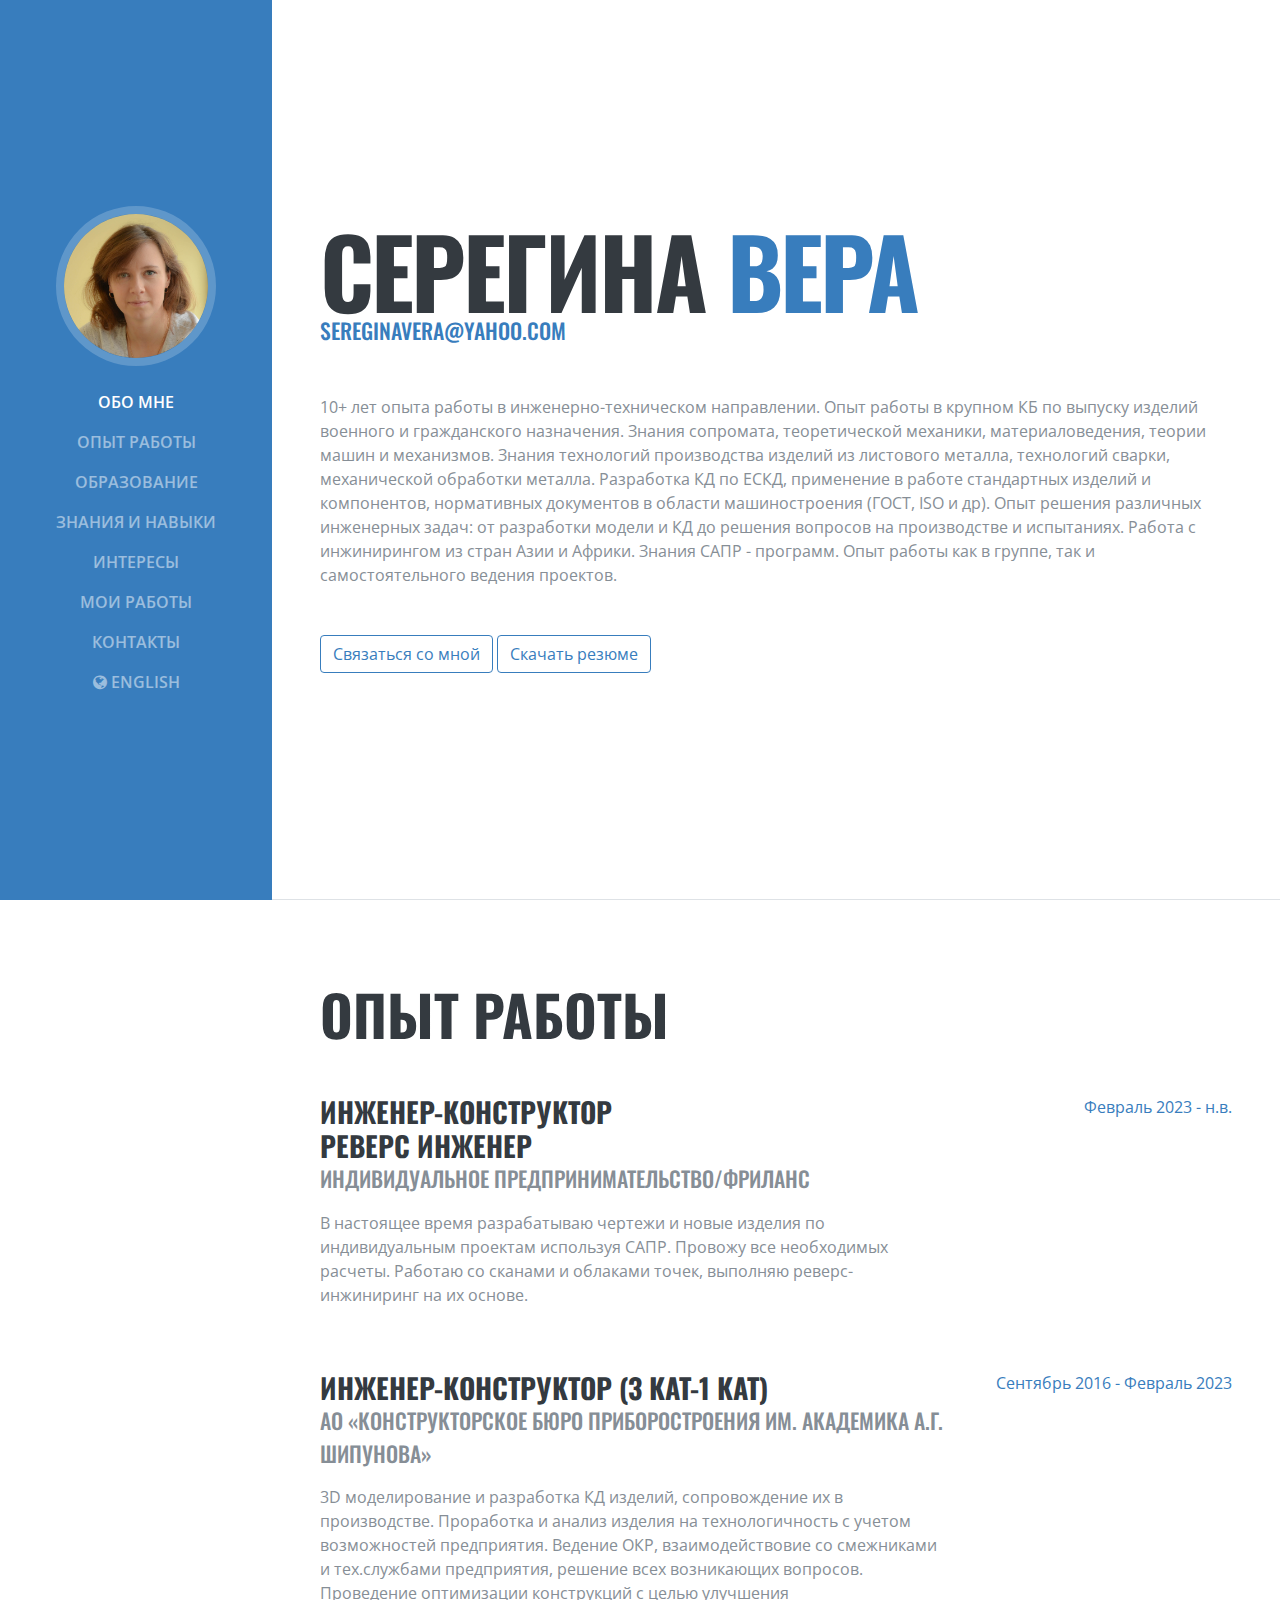
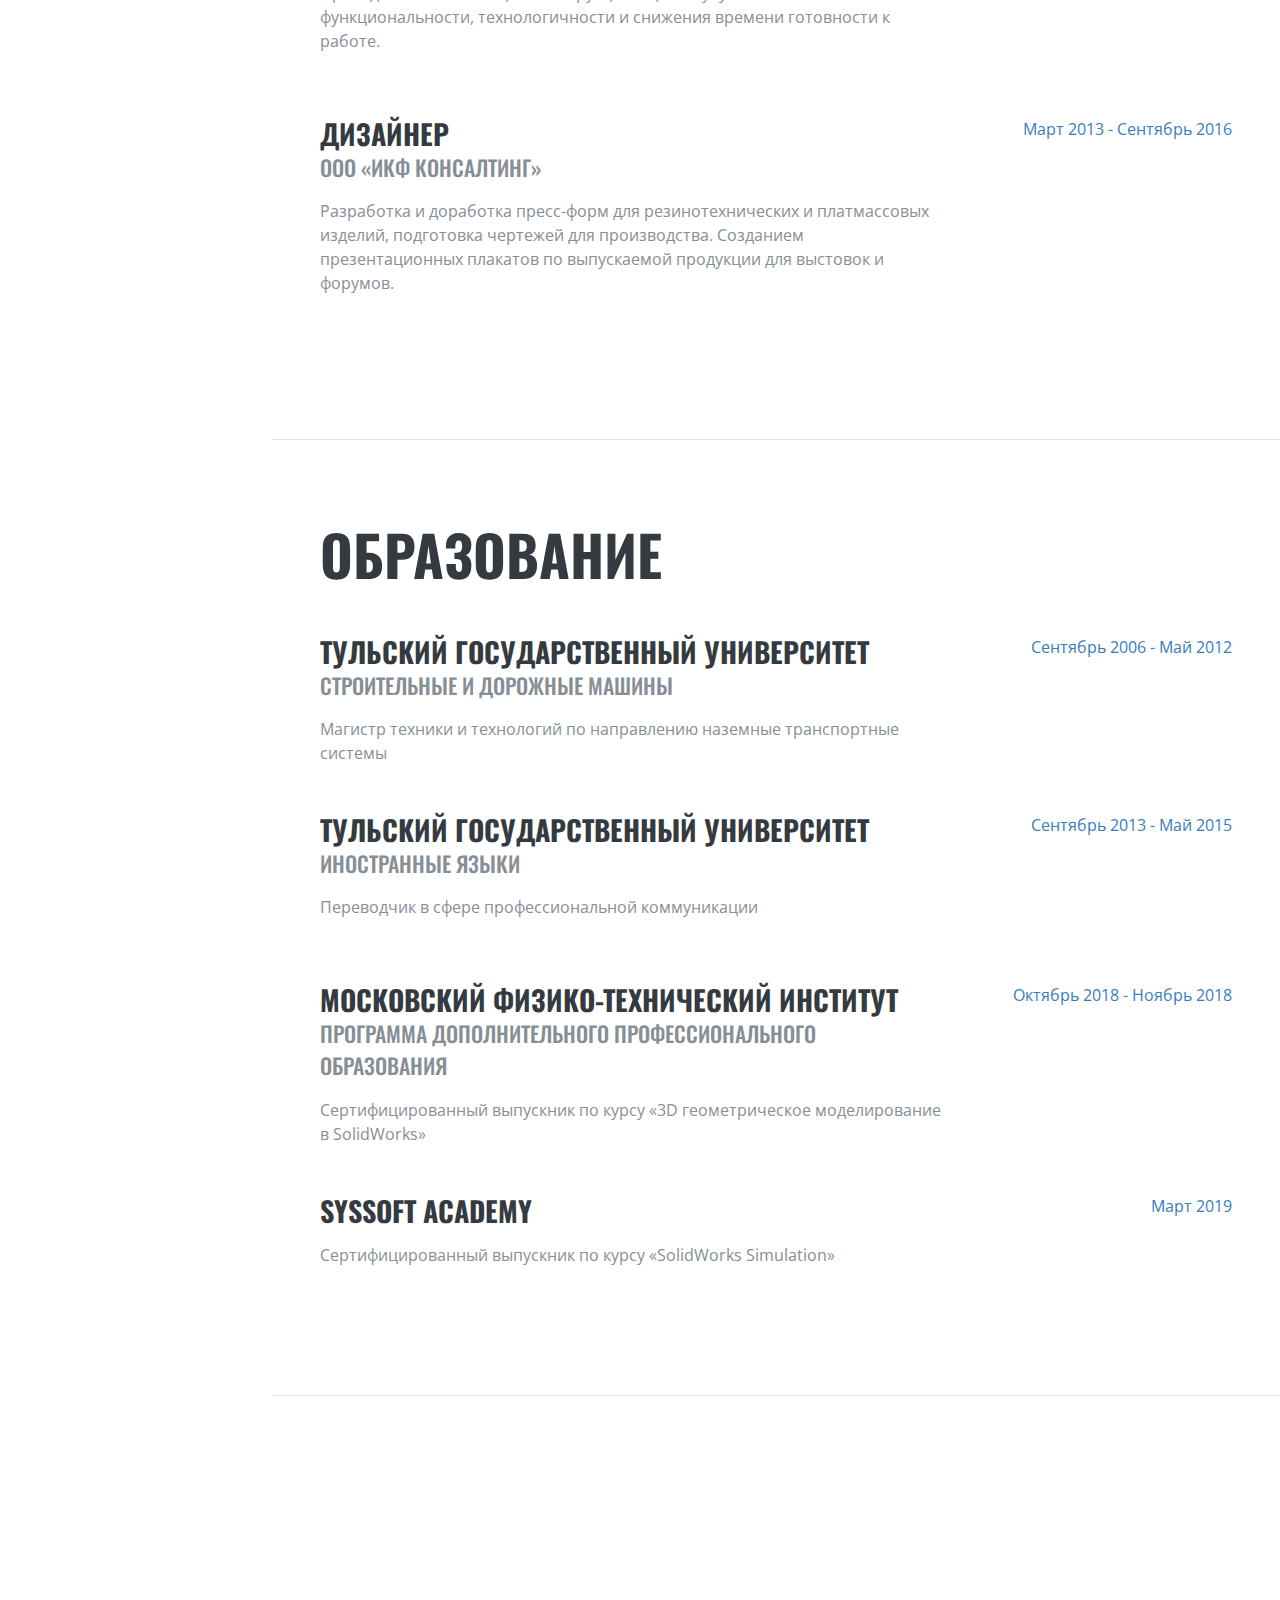
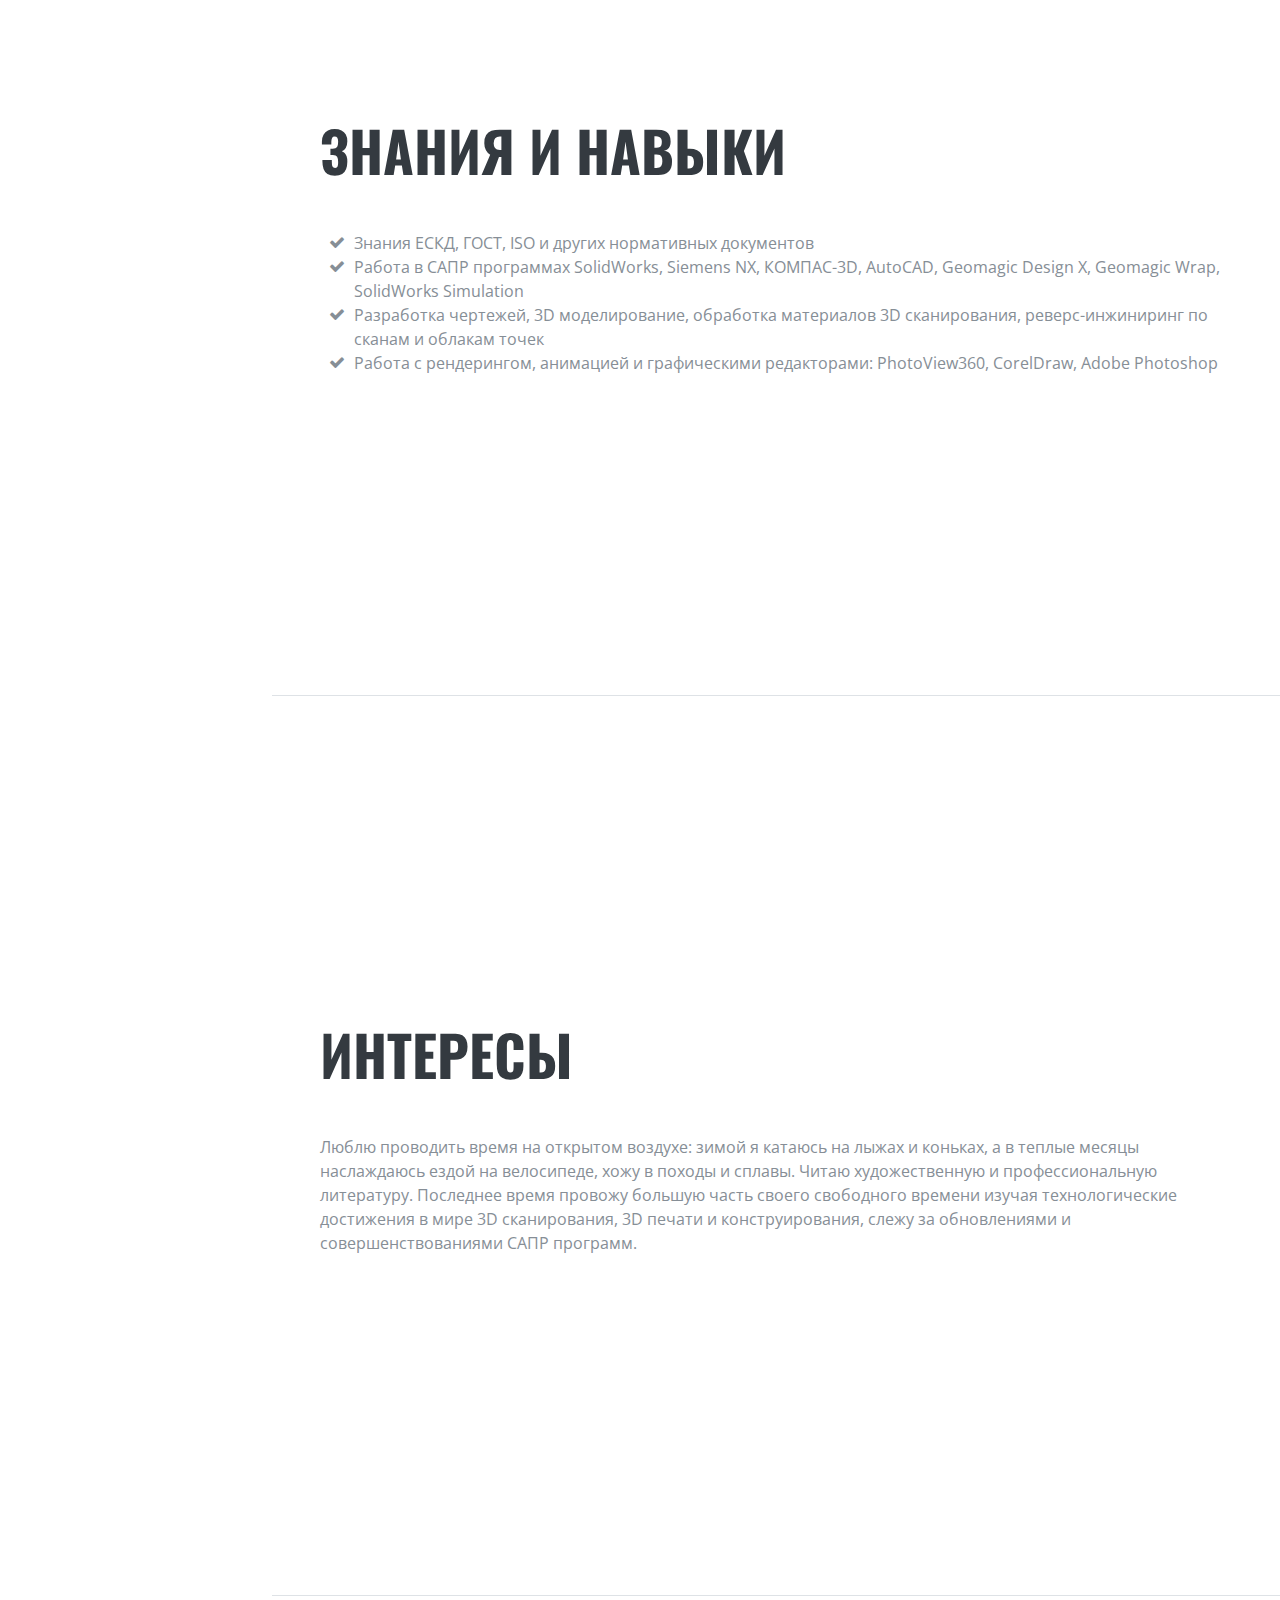
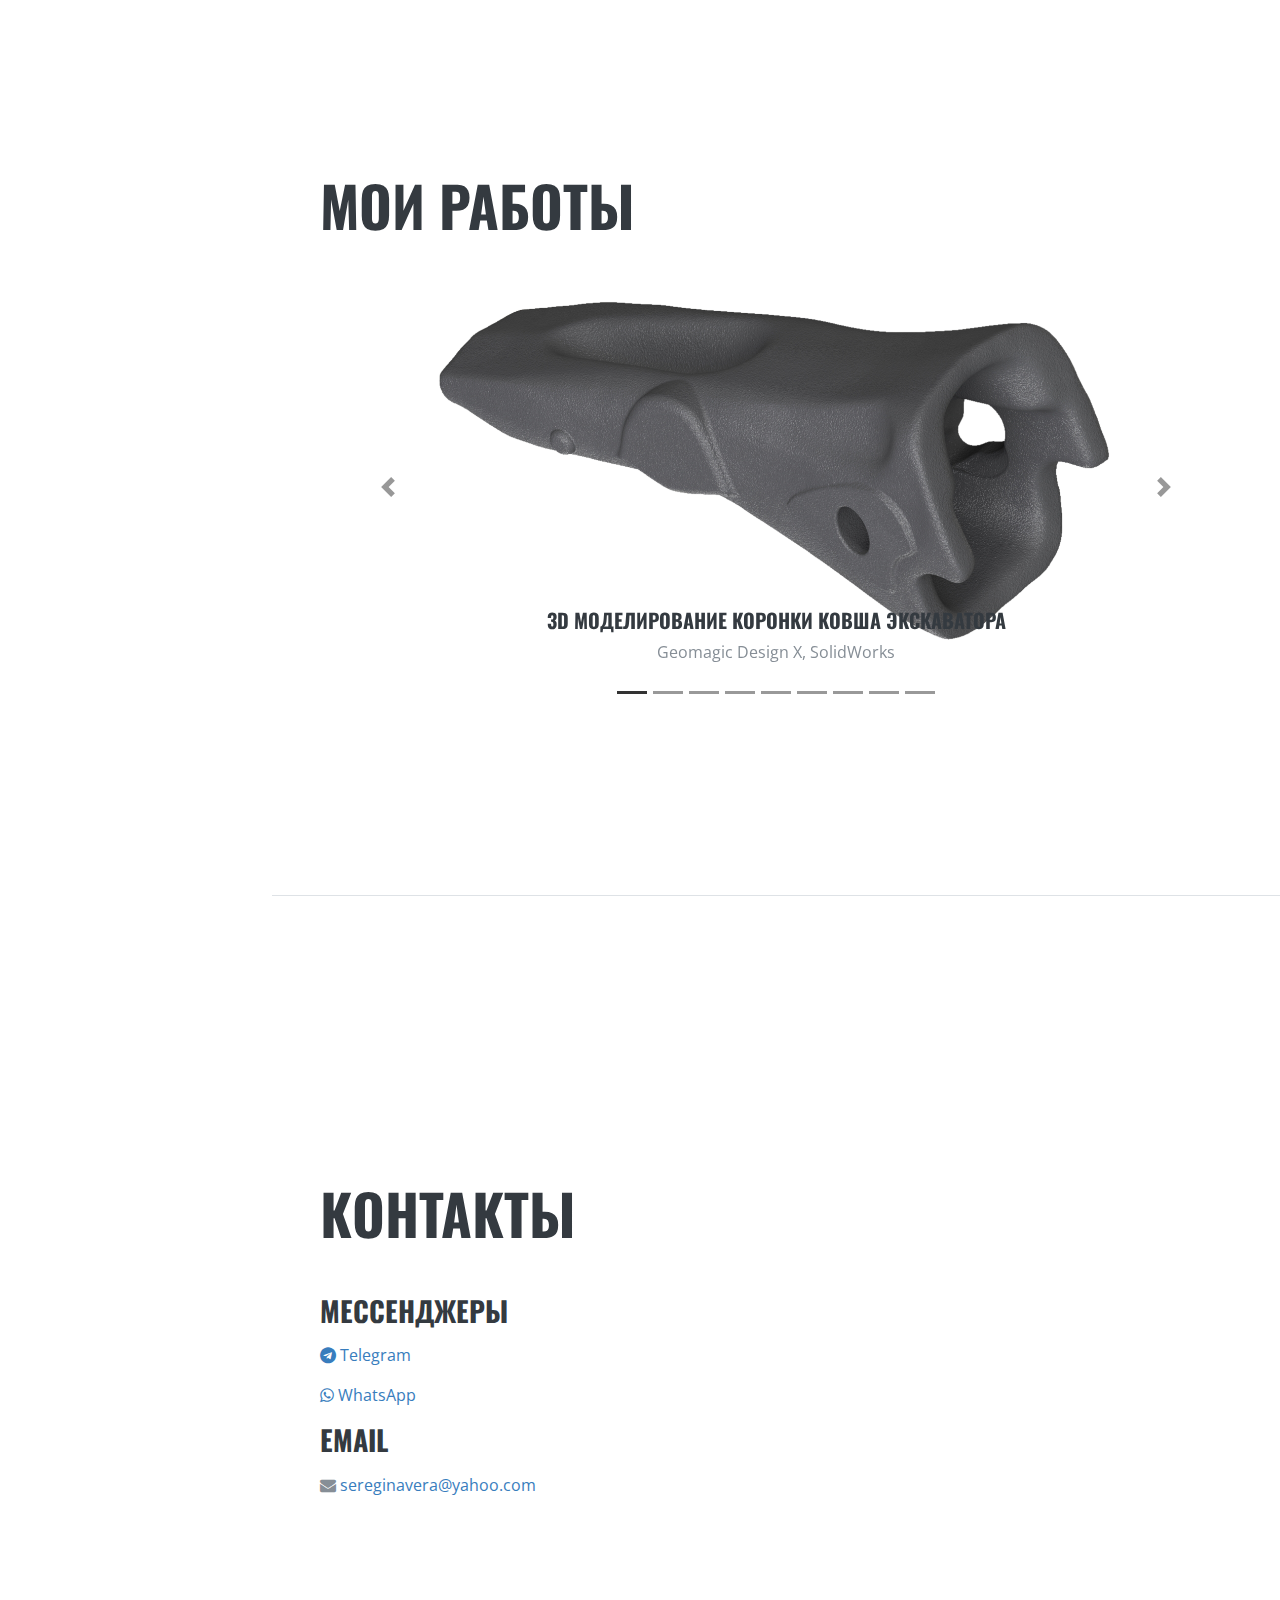
<file: docs/index.html>
<!DOCTYPE html>
<html lang="ru">

  <head>

    <meta charset="utf-8">
    <meta name="viewport" content="width=device-width, initial-scale=1, shrink-to-fit=no">
    <meta name="description" content="">
    <meta name="author" content="">

    <title>Resume - Seregina Vera</title>

    <!-- Bootstrap core CSS -->
    <link href="vendor/bootstrap/css/bootstrap.min.css" rel="stylesheet">
	<link rel="stylesheet" href="https://fonts.googleapis.com/css?family=Oswald">
    <!-- Custom fonts for this template -->
    <link href="https://fonts.googleapis.com/css?family=Saira+Extra+Condensed:100,200,300,400,500,600,700,800,900" rel="stylesheet">
    <link href="https://fonts.googleapis.com/css?family=Open+Sans:300,300i,400,400i,600,600i,700,700i,800,800i" rel="stylesheet">
    <link href="vendor/font-awesome/css/font-awesome.min.css" rel="stylesheet">
    <link href="vendor/devicons/css/devicons.min.css" rel="stylesheet">
    <link href="vendor/simple-line-icons/css/simple-line-icons.css" rel="stylesheet">

    <!-- Custom styles for this template -->
    <link href="css/resume.css" rel="stylesheet">
	<!-- Yandex.Metrika counter -->
	<script src="js/yandex.js"></script>
	<noscript><div><img src="https://mc.yandex.ru/watch/95159180" style="position:absolute; left:-9999px;" alt="" /></div></noscript>
  </head>

  <body id="page-top">

    <nav class="navbar navbar-expand-lg navbar-dark bg-primary fixed-top" id="sideNav">
      <a class="navbar-brand js-scroll-trigger" href="#page-top">
        <span class="d-block d-lg-none">МЕНЮ</span>
        <span class="d-none d-lg-block">
          <img class="img-fluid img-profile rounded-circle mx-auto mb-2" src="profile.jpg" alt="">
        </span>
      </a>
      <button class="navbar-toggler" type="button" data-toggle="collapse" data-target="#navbarSupportedContent" aria-controls="navbarSupportedContent" aria-expanded="false" aria-label="Toggle navigation">
        <span class="navbar-toggler-icon"></span>
      </button>
      <div class="collapse navbar-collapse" id="navbarSupportedContent">
        <ul class="navbar-nav">
          <li class="nav-item">
            <a class="nav-link js-scroll-trigger" href="#about">Обо мне</a>
          </li>
          <li class="nav-item">
            <a class="nav-link js-scroll-trigger" href="#experience">Опыт работы</a>
          </li>
          <li class="nav-item">
            <a class="nav-link js-scroll-trigger" href="#education">Образование</a>
          </li>
          <li class="nav-item">
            <a class="nav-link js-scroll-trigger" href="#skills">Знания и навыки</a>
          </li>
          <li class="nav-item">
            <a class="nav-link js-scroll-trigger" href="#interests">Интересы</a>
          </li>
          <li class="nav-item">
            <a class="nav-link js-scroll-trigger" href="#works">Мои работы</a>
          </li>
          <li class="nav-item">
            <a class="nav-link js-scroll-trigger" href="#contacts">Контакты</a>
          </li>
          <li class="nav-item">
            <a class="nav-link js-scroll-trigger" href="/en"><i class="fa fa-globe" aria-hidden="true"></i> English</a>
          </li>
        </ul>
      </div>
    </nav>

    <div class="container-fluid p-0">
    <!-- About -->
      <section class="resume-section p-3 p-lg-5 d-flex d-column" id="about">
        <div class="my-auto">
          <h1 class="mb-0">Серегина
            <span class="text-primary">Вера</span>
          </h1>
          <div class="subheading mb-5">
            <a href="mailto:sereginavera@yahoo.com">sereginavera@yahoo.com</a>
          </div>
          <p class="mb-5">10+ лет опыта работы в инженерно-техническом направлении. Опыт работы в крупном КБ по выпуску изделий военного и гражданского назначения. Знания сопромата, теоретической механики, материаловедения, теории машин и механизмов. Знания технологий производства изделий из листового металла, технологий сварки, механической обработки металла. Разработка КД по ЕСКД, применение в работе стандартных изделий и компонентов, нормативных документов в области машиностроения (ГОСТ, ISO и др). Опыт решения различных инженерных задач: от разработки модели и КД до решения вопросов на производстве и испытаниях. Работа с инжинирингом из стран Азии и Африки. Знания САПР - программ. Опыт работы как в группе, так и самостоятельного ведения проектов.</p>
          <p class="mb-5"></p>
          <!--<ul class="list-inline list-social-icons mb-0">
            <li class="list-inline-item">
              <a href="#">
                <span class="fa-stack fa-lg">
                  <i class="fa fa-circle fa-stack-2x"></i>
                  <i class="fa fa-linkedin fa-stack-1x fa-inverse"></i>
                </span>
              </a>
            </li>
            <li class="list-inline-item">
              <a href="#">
                <span class="fa-stack fa-lg">
                  <i class="fa fa-circle fa-stack-2x"></i>
                  <i class="fa fa-instagram fa-stack-1x fa-inverse"></i>
                </span>
              </a>
            </li>
            <li class="list-inline-item">
              <a href="#">
                <span class="fa-stack fa-lg">
                  <i class="fa fa-circle fa-stack-2x"></i>
                  <i class="fa fa-twitter fa-stack-1x fa-inverse"></i>
                </span>
              </a>
            </li>
          </ul>-->
          <p class="mb-5"></p>
          <div class="row align-items-center">
              <div class="col">
                <a class="js-scroll-trigger" href="#contacts"><button type="button" class="btn btn-outline-primary">Связаться со мной</button></a>
				<a href="CV.pdf" download><button type="button" class="btn btn-outline-primary">Скачать резюме</button></a>
                </div>
          </div>
        </div>
      </section>
      <!-- Experience -->
      <section class="resume-section p-3 p-lg-5 d-flex flex-column" id="experience">
        <div class="my-auto">
          <h2 class="mb-0">Опыт работы</h2>
			<div class="subheading mb-5"> </div>
          <div class="resume-item d-flex flex-column flex-md-row mb-5">
            <div class="resume-content mr-auto">
              <h3 class="mb-0">Инженер-конструктор</h3>
			  <h3 class="mb-0">Реверс инженер</h3>
              <div class="subheading mb-3">Индивидуальное предпринимательство/фриланс </div>
              <p>В настоящее время разрабатываю чертежи и новые изделия по индивидуальным проектам используя САПР. Провожу все необходимых расчеты. Работаю со сканами и облаками точек, выполняю реверс-инжиниринг на их основе.  </p>
            </div>
            <div class="resume-date text-md-right">
              <span class="text-primary">Февраль 2023 - н.в.</span>
            </div>
          </div>

          <div class="resume-item d-flex flex-column flex-md-row mb-5">
            <div class="resume-content mr-auto">
              <h3 class="mb-0">Инженер-конструктор (3 кат-1 кат)</h3>
              <div class="subheading mb-3">АО «Конструкторское бюро приборостроения им. академика А.Г. Шипунова» </div>
              <p>3D моделирование и разработка КД изделий, сопровождение их в производстве. Проработка и анализ изделия на технологичность с учетом возможностей предприятия. Ведение ОКР, взаимодействовие со смежниками и тех.службами предприятия, решение всех возникающих вопросов. Проведение оптимизации конструкций с целью улучшения функциональности, технологичности и снижения времени готовности к работе. </p>
            </div>
            <div class="resume-date text-md-right">
              <span class="text-primary">Сентябрь 2016 - Февраль 2023</span>
            </div>
          </div>

          <div class="resume-item d-flex flex-column flex-md-row mb-5">
            <div class="resume-content mr-auto">
              <h3 class="mb-0">Дизайнер</h3>
              <div class="subheading mb-3">ООО «ИКФ Консалтинг» </div>
              <p>Разработка и доработка пресс-форм для резинотехнических и платмассовых изделий, подготовка чертежей для производства. Созданием презентационных плакатов по выпускаемой продукции для выстовок и форумов.</p>
		   
            </div>
            <div class="resume-date text-md-right">
              <span class="text-primary">Март 2013 - Сентябрь 2016</span>
            </div>
          </div>
         
        </div>

      </section>
      <!-- Education -->
      <section class="resume-section p-3 p-lg-5 d-flex flex-column" id="education">
        <div class="my-auto">
          <h2 class="mb-5">Образование</h2>

          <div class="resume-item d-flex flex-column flex-md-row mb-5">
            <div class="resume-content mr-auto">
              <h3 class="mb-0">Тульский государственный университет</h3>
              <div class="subheading mb-3">Строительные и дорожные машины</div>
              <div>Магистр техники и технологий  по направлению наземные транспортные системы</div>
             </div>
            <div class="resume-date text-md-right">
              <span class="text-primary">Сентябрь 2006 - Май 2012</span>
            </div>
          </div>

          <div class="resume-item d-flex flex-column flex-md-row mb-5">
            <div class="resume-content mr-auto">
              <h3 class="mb-0">Тульский государственный университет</h3>
              <div class="subheading mb-3">иностранные языки</div>
              <p>Переводчик в сфере профессиональной коммуникации</p>
            </div>
            <div class="resume-date text-md-right">
              <span class="text-primary">Сентябрь 2013 - Май 2015</span>
            </div>
          </div>
		  

		<div class="resume-item d-flex flex-column flex-md-row mb-5">
            <div class="resume-content mr-auto">
              <h3 class="mb-0">Московский физико-технический институт</h3>
              <div class="subheading mb-3">Программа дополнительного профессионального образования</div>
              <div>Сертифицированный выпускник по курсу «3D геометрическое моделирование в SolidWorks» </div>
             </div>
            <div class="resume-date text-md-right">
              <span class="text-primary">Октябрь 2018 - Ноябрь 2018</span>
            </div>
          </div>
		  
		<div class="resume-item d-flex flex-column flex-md-row mb-5">
            <div class="resume-content mr-auto">
              <h3 class="mb-3">SysSoft Academy</h3>
              <div>Сертифицированный выпускник по курсу «SolidWorks Simulation» </div>
             </div>
            <div class="resume-date text-md-right">
              <span class="text-primary">Март 2019</span>
            </div>
          </div>
        </div>
      </section>
      <!-- Skills -->
      <section class="resume-section p-3 p-lg-5 d-flex flex-column" id="skills">
        <div class="my-auto">
          <h2 class="mb-5">Знания и навыки</h2>

          
          <ul class="fa-ul mb-0">
            <li>
              <i class="fa-li fa fa-check"></i>
              Знания ЕСКД, ГОСТ, ISO и других нормативных документов</li>
            <li>
              <i class="fa-li fa fa-check"></i>
              Работа в САПР программах SolidWorks, Siemens NX, КОМПАС-3D, AutoCAD, Geomagic Design X, Geomagic Wrap, SolidWorks Simulation</li>
            <li>
              <i class="fa-li fa fa-check"></i>
              Разработка чертежей, 3D моделирование, обработка материалов 3D сканирования, реверс-инжиниринг по сканам и облакам точек</li>
            <li>
              <i class="fa-li fa fa-check"></i>
              Работа с рендерингом, анимацией и графическими редакторами: PhotoView360, CorelDraw, Adobe Photoshop</li>
          </ul>
		   </div>
                </section>
      <!-- Interests -->
      <section class="resume-section p-3 p-lg-5 d-flex flex-column" id="interests">
        <div class="my-auto">
          <h2 class="mb-5">Интересы</h2>
          <p>Люблю проводить время на открытом воздухе: зимой я катаюсь на лыжах и коньках, а в теплые месяцы  наслаждаюсь ездой на велосипеде, хожу в походы и сплавы. Читаю художественную и профессиональную литературу. Последнее время провожу большую часть своего свободного времени изучая технологические достижения в мире 3D сканирования, 3D печати и конструирования, слежу за обновлениями и совершенствованиями САПР программ.</p>
        </div>
      </section>
    <!-- My Works -->
   <section class="resume-section p-3 p-lg-5 d-flex flex-column" id="works">
        <div class="my-auto">
          <h2 class="mb-5 small-margin">Мои работы</h2>
        <div id="carouselExampleIndicators" class="carousel slide" data-ride="carousel">
		  <ol class="carousel-indicators">
			<li data-target="#carouselExampleIndicators" data-slide-to="0" class="active"></li>
			<li data-target="#carouselExampleIndicators" data-slide-to="1"></li>
			<li data-target="#carouselExampleIndicators" data-slide-to="2"></li>
			<li data-target="#carouselExampleIndicators" data-slide-to="3"></li>
			<li data-target="#carouselExampleIndicators" data-slide-to="4"></li>
			<li data-target="#carouselExampleIndicators" data-slide-to="5"></li>
			<li data-target="#carouselExampleIndicators" data-slide-to="6"></li>
			<li data-target="#carouselExampleIndicators" data-slide-to="7"></li>
			<li data-target="#carouselExampleIndicators" data-slide-to="8"></li>
			</ol>
		  <div class="carousel-inner">
			<div class="carousel-item active">
			  <img class="d-block w-100" src="img/koronka.png" alt="First slide">
			    <div class="carousel-caption d-none d-md-block">
					<h5>3D моделирование коронки ковша экскаватора</h5>
					<p>Geomagic Design X, SolidWorks</p>
				</div>
			</div>
			<div class="carousel-item">
			  <img class="d-block w-100" src="img/support.png" alt="Second slide">
			    <div class="carousel-caption d-none d-md-block">
				  <h5>Реверс инжиниринг элементов тормозной системы</h5>
				  <p>Geomagic Design X, SolidWorks</p>
			    </div>
			</div>
			<div class="carousel-item">
			  <img class="d-block w-100" src="img/ear1.png" alt="Third slide">
			    <div class="carousel-caption d-none d-md-block">
					<h5>Обработка сканов уха для создания имплантата</h5>
					<p>Geomagic Design X, Geomagic Wrap</p>
				</div>
			</div>
			<div class="carousel-item">
			  <img class="d-block w-100" src="img/turbina.png" alt="Fourth slide">
			    <div class="carousel-caption d-none d-md-block">
					<h5>Реверс инжиниринг турбины</h5>
					<p>Geomagic Design X, Siemens NX</p>
				</div>
			</div>
			<div class="carousel-item">
			  <img class="d-block w-100" src="img/Reshetka.png" alt="Fifth slide">
			    <div class="carousel-caption d-none d-md-block">
					<h5>3D моделирование и разработка чертежей решетки</h5>
					<p>SolidWorks</p>
				</div>
			</div>
			<div class="carousel-item">
			  <img class="d-block w-100" src="img/plita4.png" alt="Sixth slide">
			    <div class="carousel-caption d-none d-md-block">
					<h5>Реверс инжиниринг и доработка плиты пневматического пресса</h5>
					<p>Geomagic Design X</p>
				</div>
			</div>
			<div class="carousel-item">
			  <img class="d-block w-100" src="img/sfera.png" alt="Seventh slide">
			    <div class="carousel-caption d-none d-md-block">
					<h5>Реверс инжиниринг и анализ отклонений муфты</h5>
					<p>Geomagic Design X</p>
				</div>
			</div>
			<div class="carousel-item">
			  <img class="d-block w-100" src="img/lar.png" alt="Eighth slide">
			    <div class="carousel-caption d-none d-md-block">
					<h5>Реверс инжиниринг панели LADA Largus</h5>
					<p>Geomagic Design X, Siemens NX</p>
				</div>
			</div>
			<div class="carousel-item">
			  <img class="d-block w-100" src="img/fil3.png" alt="Ninth slide">
			    <div class="carousel-caption d-none d-md-block">
					<h5>Реверс инжиниринг и доработка фильтра</h5>
					<p>Geomagic Design X</p>
				</div>
			</div>
		  </div>
		  <a class="carousel-control-prev" href="#carouselExampleIndicators" role="button" data-slide="prev">
			<span class="carousel-control-prev-icon" aria-hidden="true"></span>
			<span class="sr-only">Previous</span>
		  </a>
		  <a class="carousel-control-next" href="#carouselExampleIndicators" role="button" data-slide="next">
			<span class="carousel-control-next-icon" aria-hidden="true"></span>
			<span class="sr-only">Next</span>
		  </a>
		</div>		  
        </div>
      </section>

      <!-- Contacts -->
      <section class="resume-section p-3 p-lg-5 d-flex flex-column" id="contacts">
        <div class="my-auto">
          <h2 class="mb-5">Контакты</h2>
          <div class="resume-item d-flex flex-column flex-md-row">
            <div class="resume-content mr-auto">
               </div>
          </div>
          <div class="resume-item d-flex flex-column flex-md-row">
            <div class="resume-content mr-auto">
              <h3 class="mb-0">мессенджеры</h3>
              <div class="subheading mb-3"></div>
              <p><a href="https://t.me/sereginavera2la" target="_blank">
                  <i class="fa fa-telegram"></i> Telegram
              </a></p>
              
              <p><a href="https://wa.me/79539696253"  target="_blank">
              <i class="fa fa-whatsapp"></i> WhatsApp
                </a></p>
            
            </div>
          </div>
          <div class="resume-item d-flex flex-column flex-md-row">
            <div class="resume-content mr-auto">
                <h3 class="mb-0">Email</h3>
                <div class="subheading mb-3"></div>
                <p><i class="fa fa-envelope"></i>
                    <a href="mailto:sereginavera@yahoo.com">sereginavera@yahoo.com</a>
                </p>
          </div>
          </div>
          <div class="resume-item d-flex flex-column flex-md-row">
          </div>
        </div>
      </section>

    </div>

    <!-- Bootstrap core JavaScript -->
    <script src="vendor/jquery/jquery.min.js"></script>
    <script src="vendor/bootstrap/js/bootstrap.bundle.min.js"></script>

    <!-- Plugin JavaScript -->
    <script src="vendor/jquery-easing/jquery.easing.min.js"></script>

    <!-- Custom scripts for this template -->
    <script src="js/resume.min.js"></script>
   
  </body>

</html>
</file>
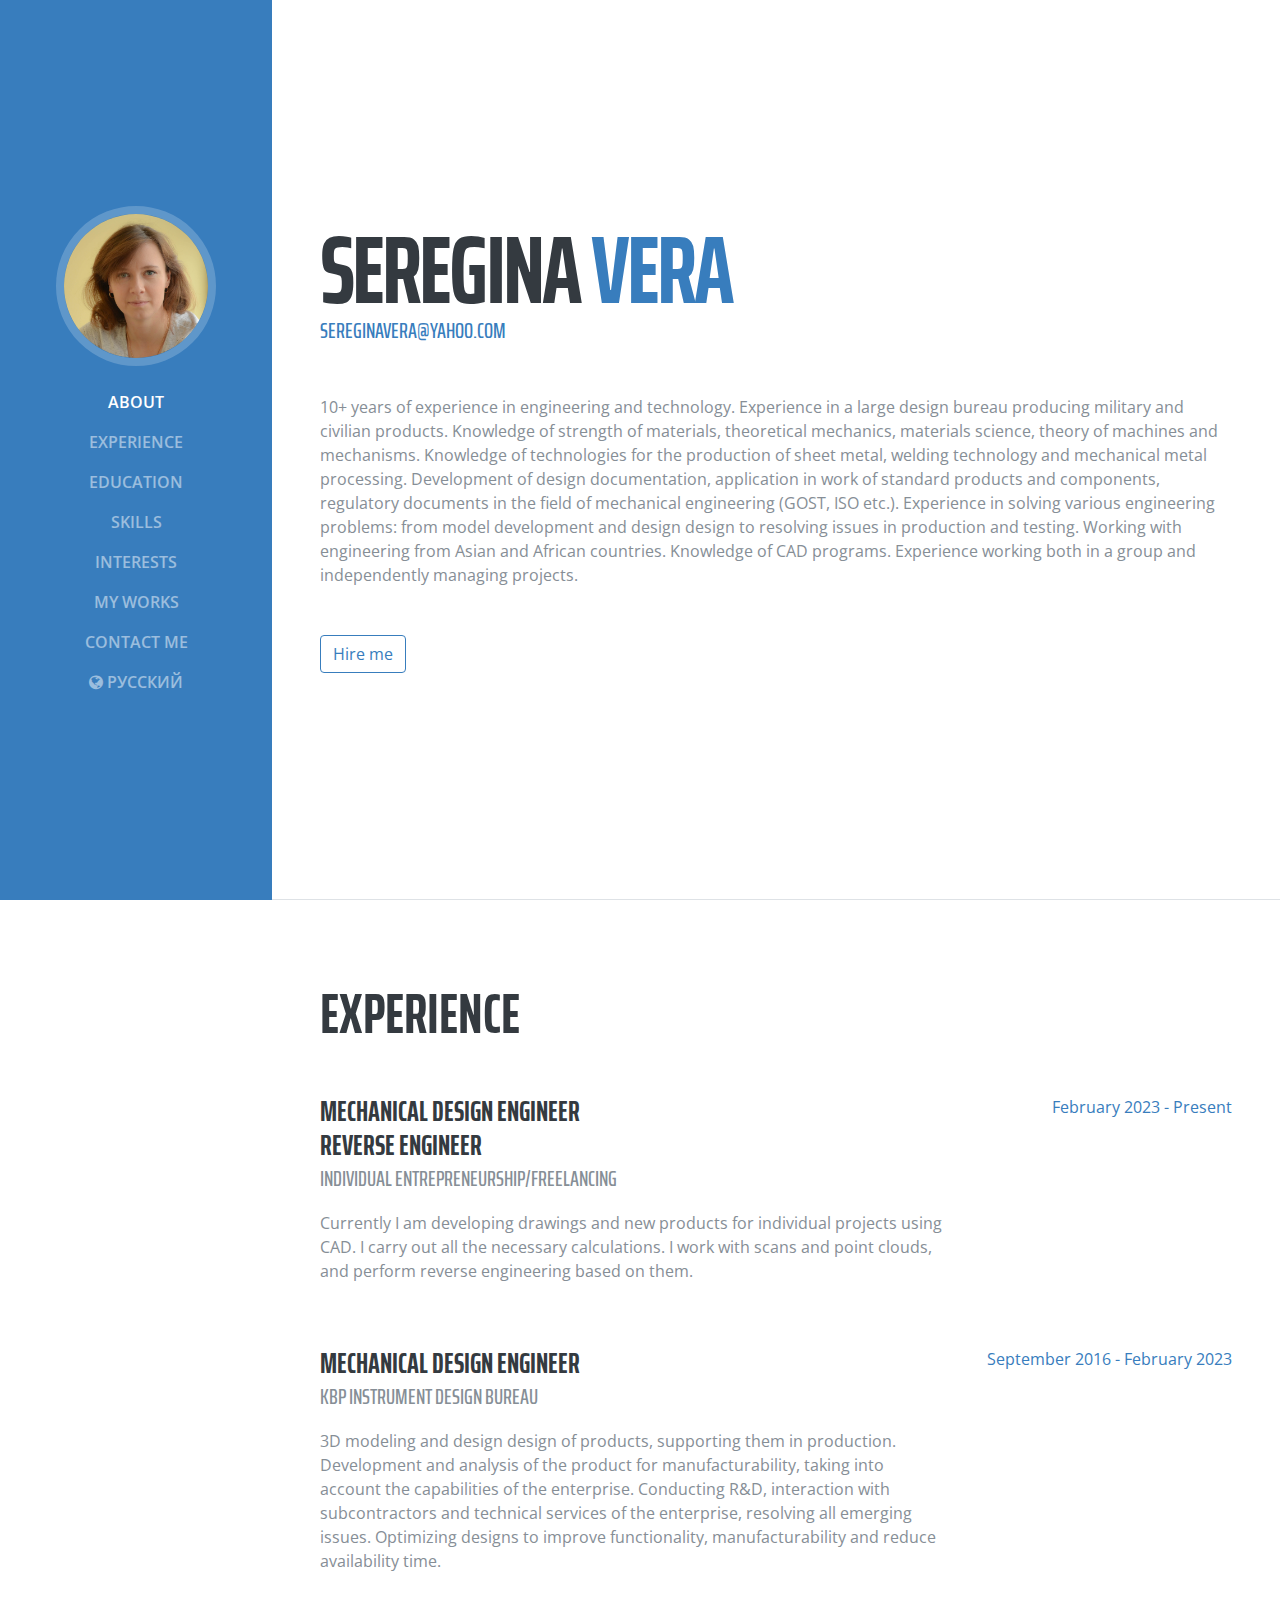
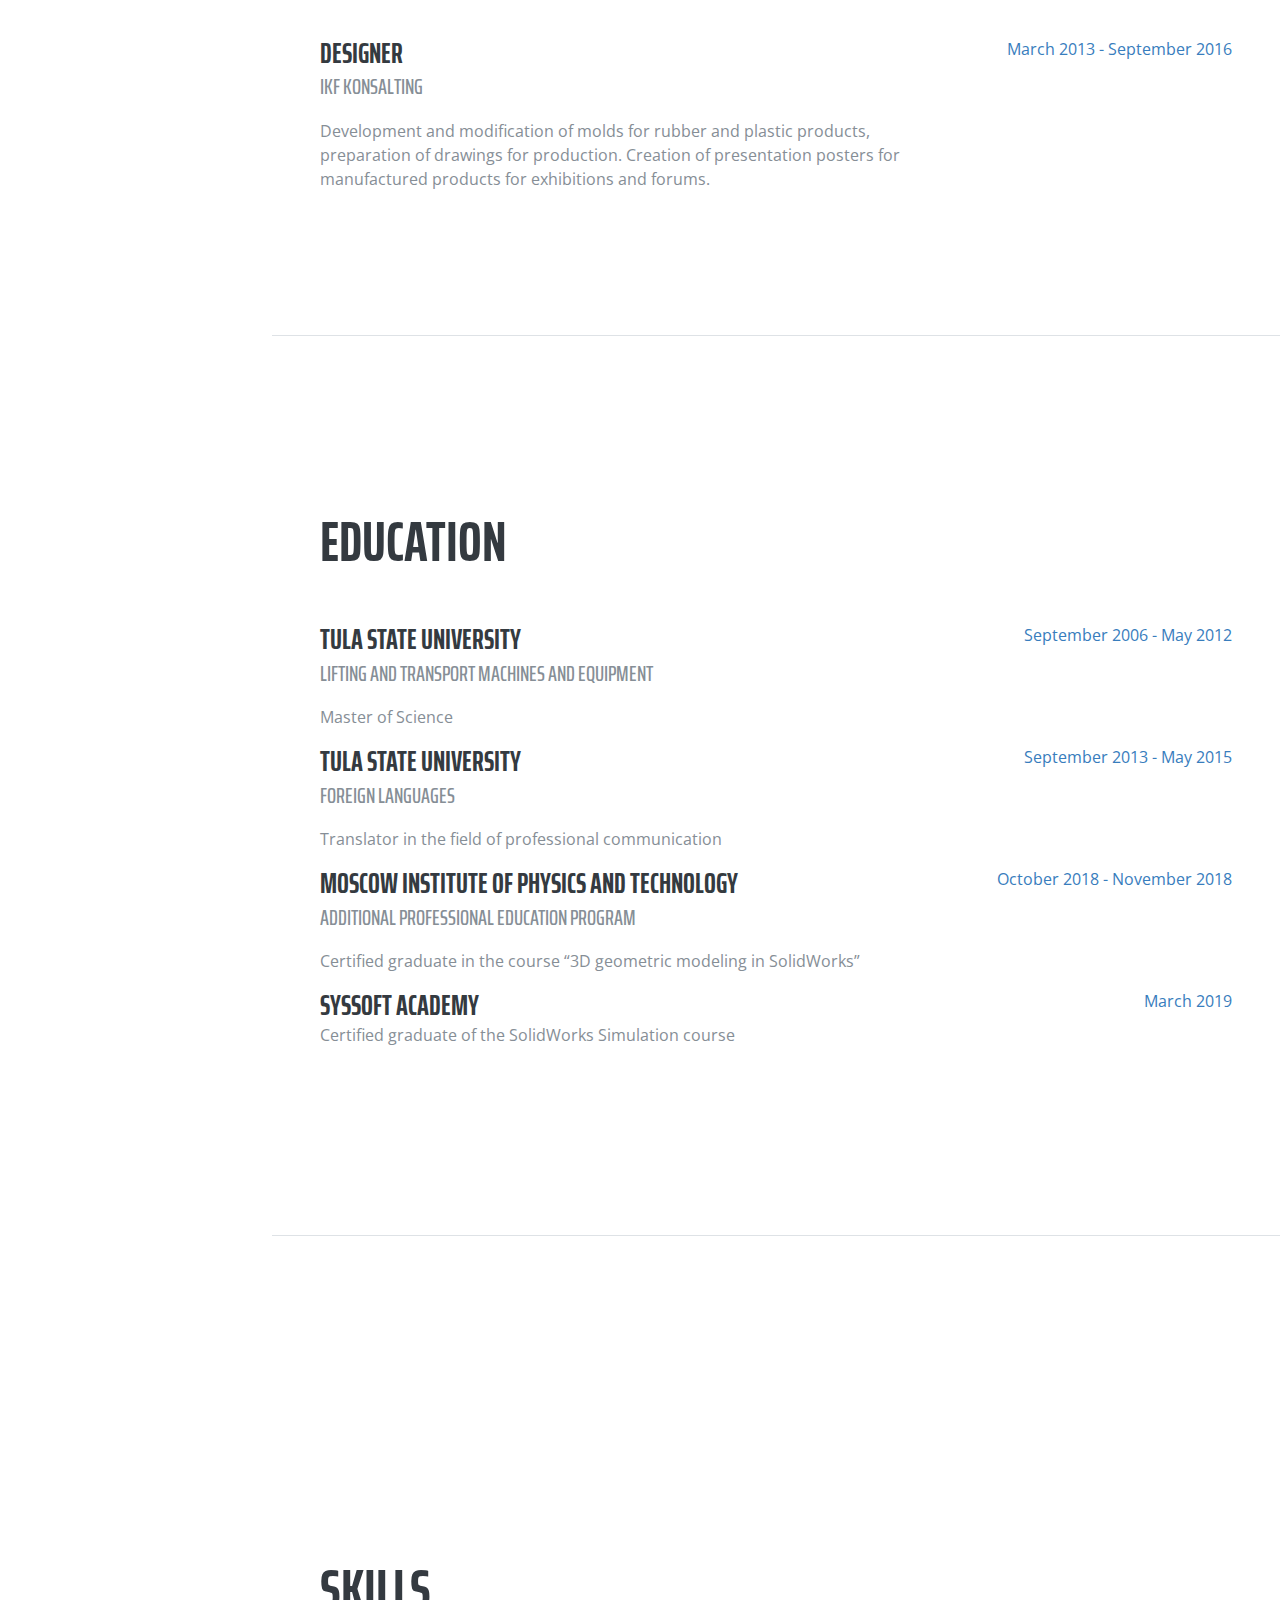
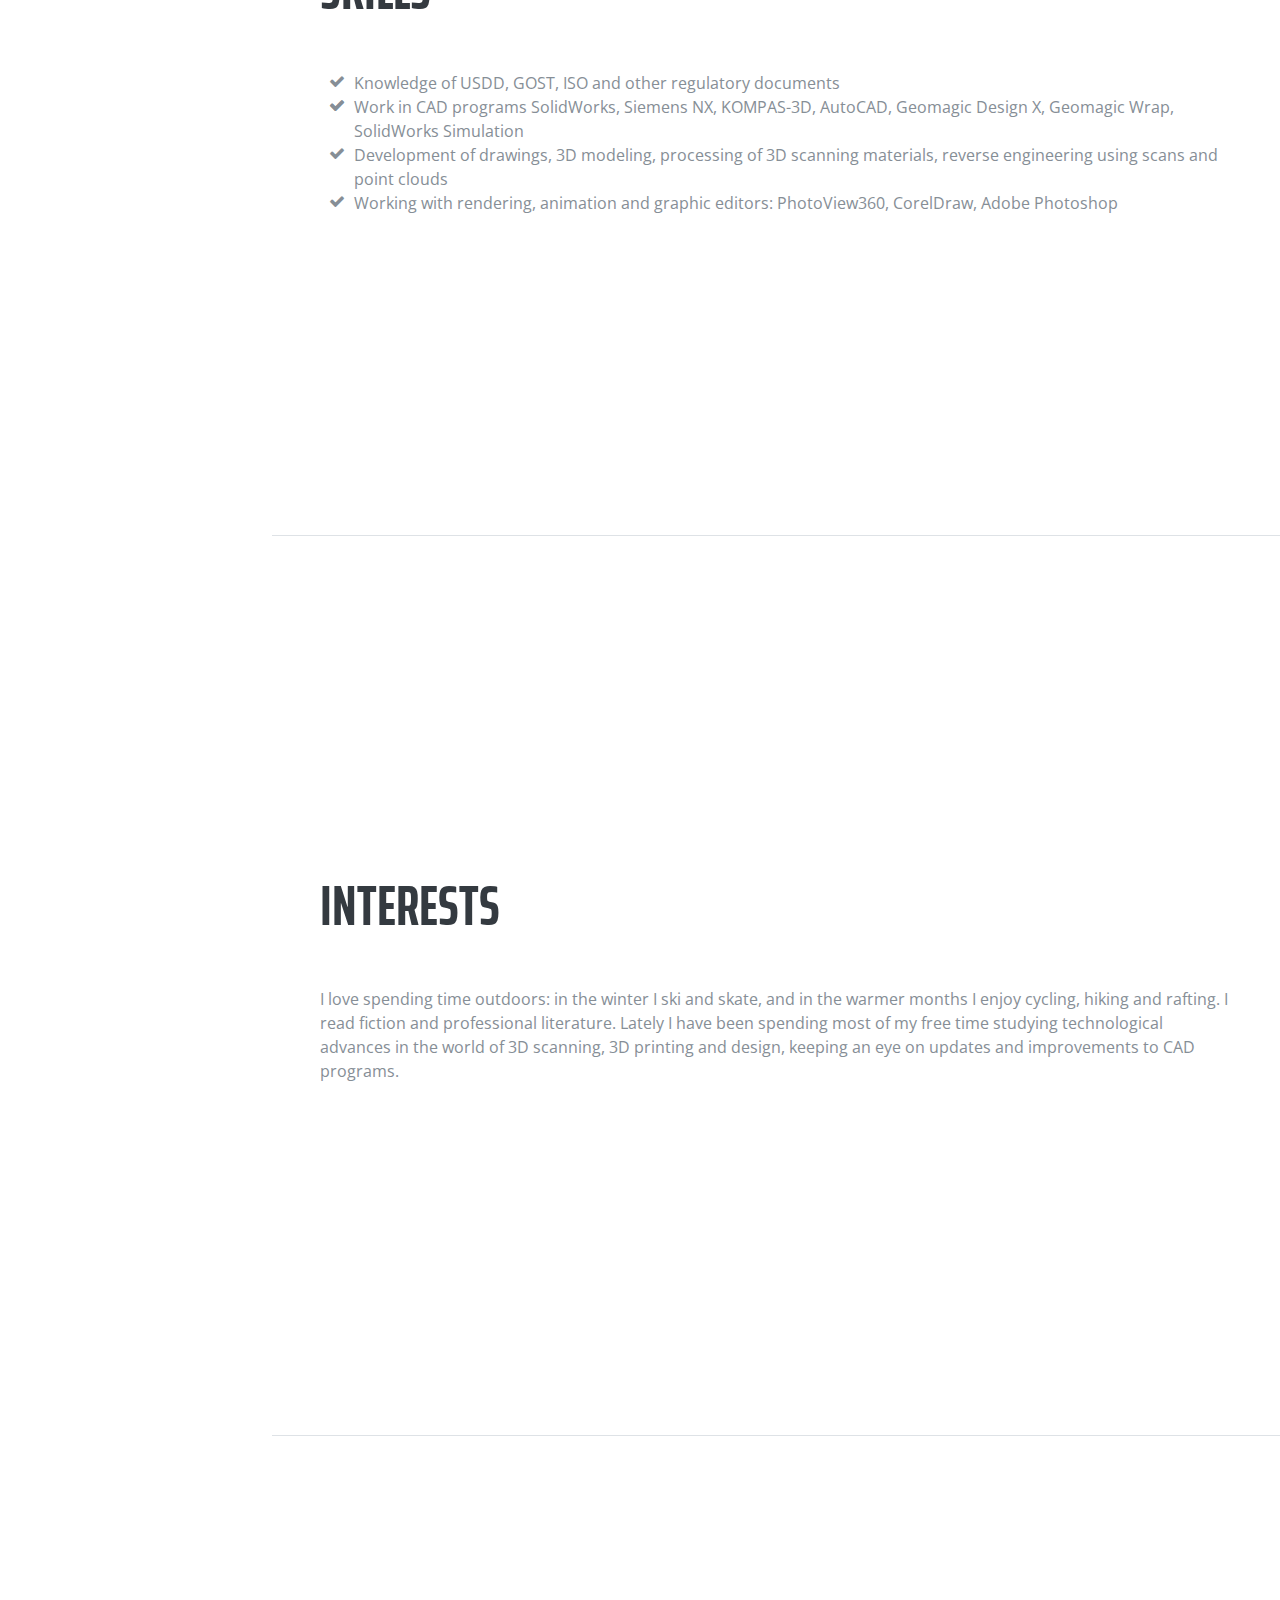
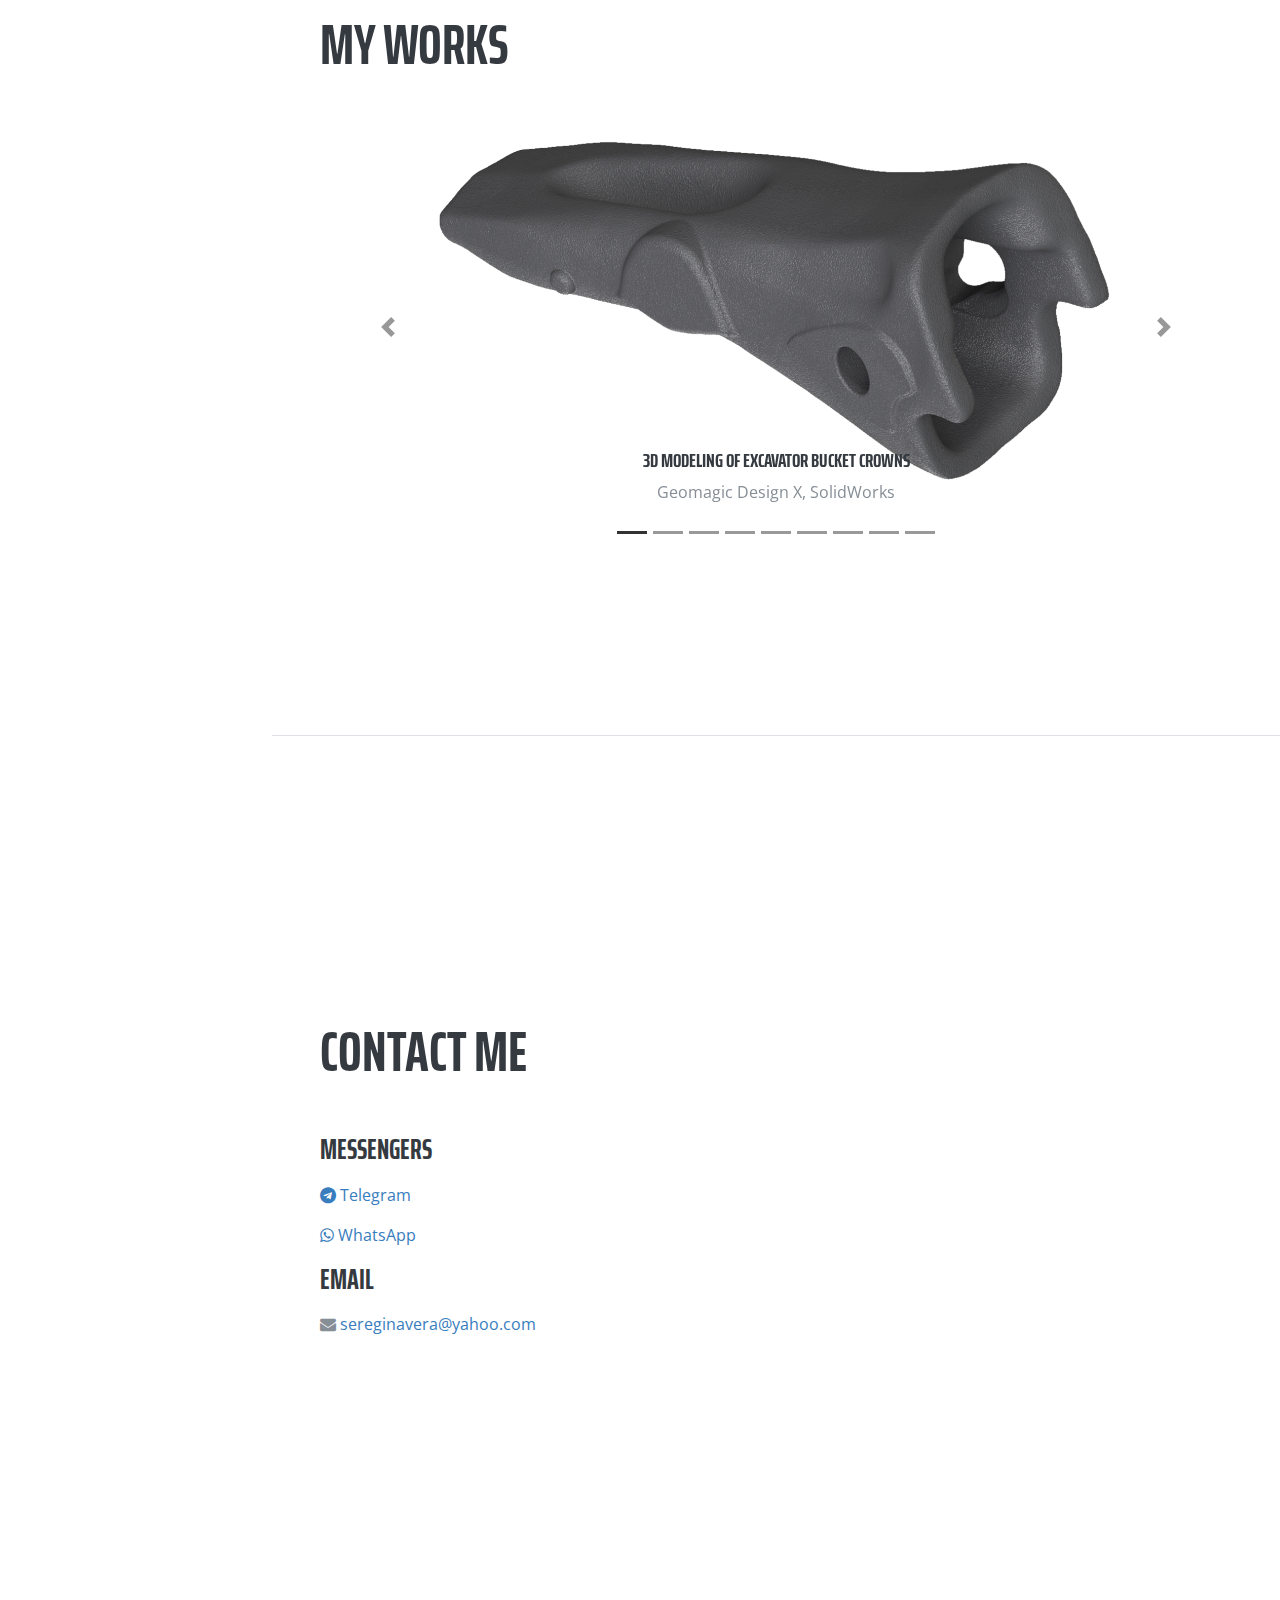
<file: docs/en.html>
<!DOCTYPE html>
<html lang="en">

  <head>

    <meta charset="utf-8">
    <meta name="viewport" content="width=device-width, initial-scale=1, shrink-to-fit=no">
    <meta name="description" content="">
    <meta name="author" content="">

    <title>Resume - Seregina Vera</title>

    <!-- Bootstrap core CSS -->
    <link href="vendor/bootstrap/css/bootstrap.min.css" rel="stylesheet">

    <!-- Custom fonts for this template -->
    <link href="https://fonts.googleapis.com/css?family=Saira+Extra+Condensed:100,200,300,400,500,600,700,800,900" rel="stylesheet">
    <link href="https://fonts.googleapis.com/css?family=Open+Sans:300,300i,400,400i,600,600i,700,700i,800,800i" rel="stylesheet">
    <link href="vendor/font-awesome/css/font-awesome.min.css" rel="stylesheet">
    <link href="vendor/devicons/css/devicons.min.css" rel="stylesheet">
    <link href="vendor/simple-line-icons/css/simple-line-icons.css" rel="stylesheet">

    <!-- Custom styles for this template -->
    <link href="css/resume.css" rel="stylesheet">
	<!-- Yandex.Metrika counter -->
	<script src="js/yandex.js"></script>
	<noscript><div><img src="https://mc.yandex.ru/watch/95159180" style="position:absolute; left:-9999px;" alt="" /></div></noscript>
  </head>

  <body id="page-top">

    <nav class="navbar navbar-expand-lg navbar-dark bg-primary fixed-top" id="sideNav">
      <a class="navbar-brand js-scroll-trigger" href="#page-top">
        <span class="d-block d-lg-none">INFORMATION</span>
        <span class="d-none d-lg-block">
          <img class="img-fluid img-profile rounded-circle mx-auto mb-2" src="profile.jpg" alt="">
        </span>
      </a>
      <button class="navbar-toggler" type="button" data-toggle="collapse" data-target="#navbarSupportedContent" aria-controls="navbarSupportedContent" aria-expanded="false" aria-label="Toggle navigation">
        <span class="navbar-toggler-icon"></span>
      </button>
      <div class="collapse navbar-collapse" id="navbarSupportedContent">
        <ul class="navbar-nav">
          <li class="nav-item">
            <a class="nav-link js-scroll-trigger" href="#about">About</a>
          </li>
          <li class="nav-item">
            <a class="nav-link js-scroll-trigger" href="#experience">Experience</a>
          </li>
          <li class="nav-item">
            <a class="nav-link js-scroll-trigger" href="#education">Education</a>
          </li>
          <li class="nav-item">
            <a class="nav-link js-scroll-trigger" href="#skills">Skills</a>
          </li>
          <li class="nav-item">
            <a class="nav-link js-scroll-trigger" href="#interests">Interests</a>
          </li>
          <li class="nav-item">
            <a class="nav-link js-scroll-trigger" href="#works">My Works</a>
          </li>
          <li class="nav-item">
            <a class="nav-link js-scroll-trigger" href="#contacts">Contact me</a>
          </li>
          <li class="nav-item">
            <a class="nav-link js-scroll-trigger" href="/"><i class="fa fa-globe" aria-hidden="true"></i> Русский</a>
          </li>
        </ul>
      </div>
    </nav>

    <div class="container-fluid p-0">
    <!-- About -->
      <section class="resume-section p-3 p-lg-5 d-flex d-column" id="about">
        <div class="my-auto">
          <h1 class="mb-0">Seregina
            <span class="text-primary">Vera</span>
          </h1>          
          <div class="subheading mb-5">
            <a href="mailto:sereginavera@yahoo.com">sereginavera@yahoo.com</a>
          </div>
          <p class="mb-5">10+ years of experience in engineering and technology. Experience in a large design bureau producing military and civilian products. Knowledge of strength of materials, theoretical mechanics, materials science, theory of machines and mechanisms. Knowledge of technologies for the production of sheet metal, welding technology and  mechanical metal processing. Development of design documentation, application in work of standard products and components, regulatory documents in the field of mechanical engineering (GOST, ISO etc.). Experience in solving various engineering problems: from model development and design design to resolving issues in production and testing. Working with engineering from Asian and African countries. Knowledge of CAD programs. Experience working both in a group and independently managing projects.</p>
          <p class="mb-5"></p>
          <!--<ul class="list-inline list-social-icons mb-0">
            <li class="list-inline-item">
              <a href="#">
                <span class="fa-stack fa-lg">
                  <i class="fa fa-circle fa-stack-2x"></i>
                  <i class="fa fa-linkedin fa-stack-1x fa-inverse"></i>
                </span>
              </a>
            </li>
            <li class="list-inline-item">
              <a href="#">
                <span class="fa-stack fa-lg">
                  <i class="fa fa-circle fa-stack-2x"></i>
                  <i class="fa fa-instagram fa-stack-1x fa-inverse"></i>
                </span>
              </a>
            </li>
            <li class="list-inline-item">
              <a href="#">
                <span class="fa-stack fa-lg">
                  <i class="fa fa-circle fa-stack-2x"></i>
                  <i class="fa fa-twitter fa-stack-1x fa-inverse"></i>
                </span>
              </a>
            </li>
          </ul>-->
          <p class="mb-5"></p>
          <div class="row align-items-center">
              <div class="col">
                <a class="js-scroll-trigger" href="#contacts"><button type="button" class="btn btn-outline-primary">Hire me</button></a>
                <!--<a href="cv.pdf" download><button type="button" class="btn btn-outline-primary">Download CV</button></a>-->
                </div>
          </div>
        </div>
      </section>
      <!-- Experience -->
      <section class="resume-section p-3 p-lg-5 d-flex flex-column" id="experience">
        <div class="my-auto">
          <h2 class="mb-5">Experience</h2>

          <div class="resume-item d-flex flex-column flex-md-row mb-5">
            <div class="resume-content mr-auto">
              <h3 class="mb-0">Mechanical Design Engineer</h3>
			  <h3 class="mb-0">Reverse Engineer</h3>
              <div class="subheading mb-3">Individual entrepreneurship/freelancing</div>
              <p>Currently I am developing drawings and new products for individual projects using CAD. I carry out all the necessary calculations. I work with scans and point clouds, and perform reverse engineering based on them.</p>
            </div>
            <div class="resume-date text-md-right">
              <span class="text-primary">February 2023 - Present</span>
            </div>
          </div>

          <div class="resume-item d-flex flex-column flex-md-row mb-5">
            <div class="resume-content mr-auto">
              <h3 class="mb-0">Mechanical Design Engineer</h3>
              <div class="subheading mb-3">KBP Instrument Design Bureau</div>
              <p>3D modeling and design design of products, supporting them in production. Development and analysis of the product for manufacturability, taking into account the capabilities of the enterprise. Conducting R&D, interaction with subcontractors and technical services of the enterprise, resolving all emerging issues. Optimizing designs to improve functionality, manufacturability and reduce availability time.</p>
            </div>
            <div class="resume-date text-md-right">
              <span class="text-primary">September 2016 - February 2023</span>
            </div>
          </div>

          <div class="resume-item d-flex flex-column flex-md-row mb-5">
            <div class="resume-content mr-auto">
              <h3 class="mb-0">Designer</h3>
              <div class="subheading mb-3">IKF KONSALTING</div>
              <p>Development and modification of molds for rubber and plastic products, preparation of drawings for production. Creation of presentation posters for manufactured products for exhibitions and forums.</p>
			 
			  
            </div>
            <div class="resume-date text-md-right">
              <span class="text-primary">March 2013 - September 2016</span>
            </div>
          </div>
         
        </div>

      </section>
      <!-- Education -->
      <section class="resume-section p-3 p-lg-5 d-flex flex-column" id="education">
        <div class="my-auto">
          <h2 class="mb-5">Education</h2>

          <div class="resume-item d-flex flex-column flex-md-row">
            <div class="resume-content mr-auto">
              <h3 class="mb-0">Tula State University</h3>
              <div class="subheading mb-3">Lifting and transport machines and equipment</div>
               <p>Master of Science</p>
            </div>
            <div class="resume-date text-md-right">
              <span class="text-primary">September 2006 - May 2012</span>
            </div>
          </div>

          <div class="resume-item d-flex flex-column flex-md-row">
            <div class="resume-content mr-auto">
              <h3 class="mb-0">Tula State University</h3>
              <div class="subheading mb-3">Foreign languages</div>
              <p>Translator in the field of professional communication</p>
            </div>
            <div class="resume-date text-md-right">
              <span class="text-primary">September 2013 - May 2015</span>
            </div>
          </div>
		  
		 <div class="resume-item d-flex flex-column flex-md-row">
            <div class="resume-content mr-auto">
              <h3 class="mb-0">Moscow Institute of Physics and Technology</h3>
              <div class="subheading mb-3">Additional professional education program</div>
              <p>Certified graduate in the course “3D geometric modeling in SolidWorks”</p>
            </div>
            <div class="resume-date text-md-right">
              <span class="text-primary">October 2018 - November 2018</span>
            </div>
          </div>
			<div class="resume-item d-flex flex-column flex-md-row">
            <div class="resume-content mr-auto">
              <h3 class="mb-0">SysSoft Academy</h3>
              <p>Certified graduate of the SolidWorks Simulation course</p>
            </div>
            <div class="resume-date text-md-right">
              <span class="text-primary">March 2019</span>
            </div>
          </div>

        </div>
      </section>
      <!-- Skills -->
      <section class="resume-section p-3 p-lg-5 d-flex flex-column" id="skills">
        <div class="my-auto">
          <h2 class="mb-5">Skills</h2>
            <ul class="fa-ul mb-0">
            <li>
              <i class="fa-li fa fa-check"></i>
              Knowledge of USDD, GOST, ISO and other regulatory documents</li>
            <li>
              <i class="fa-li fa fa-check"></i>
              Work in CAD programs SolidWorks, Siemens NX, KOMPAS-3D, AutoCAD, Geomagic Design X, Geomagic Wrap, SolidWorks Simulation
              <i class="fa-li fa fa-check"></i>
			<li> 
			 <i class="fa-li fa fa-check"></i>
              Development of drawings, 3D modeling, processing of 3D scanning materials, reverse engineering using scans and point clouds</li>
            <li>
              <i class="fa-li fa fa-check"></i>
              Working with rendering, animation and graphic editors: PhotoView360, CorelDraw, Adobe Photoshop</li>
          </ul>
           </div>
      </section>
      <!-- Interests -->
      <section class="resume-section p-3 p-lg-5 d-flex flex-column" id="interests">
        <div class="my-auto">
          <h2 class="mb-5">Interests</h2>
          <p>I love spending time outdoors: in the winter I ski and skate, and in the warmer months I enjoy cycling, hiking and rafting. I read fiction and professional literature. Lately I have been spending most of my free time studying technological advances in the world of 3D scanning, 3D printing and design, keeping an eye on updates and improvements to CAD programs.</p>
                  </div>
      </section>
    <!-- My Works -->
   <section class="resume-section p-3 p-lg-5 d-flex flex-column" id="works">
        <div class="my-auto">
          <h2 class="mb-5 small-margin">My works</h2>
        <div id="carouselExampleIndicators" class="carousel slide" data-ride="carousel">
		  <ol class="carousel-indicators">
			<li data-target="#carouselExampleIndicators" data-slide-to="0" class="active"></li>
			<li data-target="#carouselExampleIndicators" data-slide-to="1"></li>
			<li data-target="#carouselExampleIndicators" data-slide-to="2"></li>
			<li data-target="#carouselExampleIndicators" data-slide-to="3"></li>
			<li data-target="#carouselExampleIndicators" data-slide-to="4"></li>
			<li data-target="#carouselExampleIndicators" data-slide-to="5"></li>
			<li data-target="#carouselExampleIndicators" data-slide-to="6"></li>
			<li data-target="#carouselExampleIndicators" data-slide-to="7"></li>
			<li data-target="#carouselExampleIndicators" data-slide-to="8"></li>
		  </ol>
		  <div class="carousel-inner">
			<div class="carousel-item active">
			  <img class="d-block w-100" src="img/koronka.png" alt="First slide">
			    <div class="carousel-caption d-none d-md-block">
					<h5>3D modeling of excavator bucket crowns</h5>
					<p>Geomagic Design X, SolidWorks</p>
				</div>
			</div>
			<div class="carousel-item">
			  <img class="d-block w-100" src="img/support.png" alt="Second slide">
			    <div class="carousel-caption d-none d-md-block">
				  <h5>Reverse engineering of brake system elements</h5>
				  <p>Geomagic Design X, SolidWorks</p>
			    </div>
			</div>
			<div class="carousel-item">
			  <img class="d-block w-100" src="img/ear1.png" alt="Third slide">
			    <div class="carousel-caption d-none d-md-block">
					<h5>Processing ear scans to create an implant</h5>
					<p>Geomagic Design X, Geomagic Wrap</p>
				</div>
			</div>
			<div class="carousel-item">
			  <img class="d-block w-100" src="img/turbina.png" alt="Fourth slide">
			    <div class="carousel-caption d-none d-md-block">
					<h5>Reverse engineering of turbines</h5>
					<p>Geomagic Design X, Siemens NX</p>
				</div>
			</div>
			<div class="carousel-item">
			  <img class="d-block w-100" src="img/Reshetka.png" alt="Fifth slide">
			    <div class="carousel-caption d-none d-md-block">
					<h5>3D modeling and development of lattice drawings</h5>
					<p>SolidWorks</p>
				</div>
			</div>
			<div class="carousel-item">
			  <img class="d-block w-100" src="img/plita4.png" alt="Sixth slide">
			    <div class="carousel-caption d-none d-md-block">
					<h5>Reverse engineering and modification of the pneumatic press plate</h5>
					<p>Geomagic Design X</p>
				</div>
			</div>
			<div class="carousel-item">
			  <img class="d-block w-100" src="img/sfera.png" alt="Seventh slide">
			    <div class="carousel-caption d-none d-md-block">
					<h5>Reverse engineering and deviation analysis</h5>
					<p>Geomagic Design X, Geomagic Wrap</p>
				</div>
			</div>
			<div class="carousel-item">
			  <img class="d-block w-100" src="img/lar.png" alt="Eighth slide">
			    <div class="carousel-caption d-none d-md-block">
					<h5>Reverse engineering of LADA Largus panels</h5>
					<p>Geomagic Design X, Siemens NX</p>
				</div>
			</div>	
			<div class="carousel-item">
			  <img class="d-block w-100" src="img/fil3.png" alt="Eighth slide">
			    <div class="carousel-caption d-none d-md-block">
					<h5>Reverse engineering and filter modification</h5>
					<p>Geomagic Design X, Siemens NX</p>
				</div>
			</div>
		  </div>
		  <a class="carousel-control-prev" href="#carouselExampleIndicators" role="button" data-slide="prev">
			<span class="carousel-control-prev-icon" aria-hidden="true"></span>
			<span class="sr-only">Previous</span>
		  </a>
		  <a class="carousel-control-next" href="#carouselExampleIndicators" role="button" data-slide="next">
			<span class="carousel-control-next-icon" aria-hidden="true"></span>
			<span class="sr-only">Next</span>
		  </a>
		</div>		  
        </div>
      </section>

      <!-- Contacts -->
      <section class="resume-section p-3 p-lg-5 d-flex flex-column" id="contacts">
        <div class="my-auto">
          <h2 class="mb-5">Contact me</h2>
          <div class="resume-item d-flex flex-column flex-md-row">
            <div class="resume-content mr-auto">
              </div>
          </div>
          <div class="resume-item d-flex flex-column flex-md-row">
            <div class="resume-content mr-auto">
              <h3 class="mb-0">Messengers</h3>
              <div class="subheading mb-3"></div>
              <p><a href="https://t.me/sereginavera2la" target="_blank">
                  <i class="fa fa-telegram"></i> Telegram
              </a></p>
              
              <p><a href="https://wa.me/79539696253"  target="_blank">
              <i class="fa fa-whatsapp"></i> WhatsApp
                </a></p>
            
            </div>
          </div>
          <div class="resume-item d-flex flex-column flex-md-row">
            <div class="resume-content mr-auto">
                <h3 class="mb-0">Email</h3>
                <div class="subheading mb-3"></div>
                <p><i class="fa fa-envelope"></i>
                    <a href="mailto:sereginavera@yahoo.com">sereginavera@yahoo.com</a>
                </p>
          </div>
          </div>
          <div class="resume-item d-flex flex-column flex-md-row">
          </div>
        </div>
      </section>

    </div>

    <!-- Bootstrap core JavaScript -->
    <script src="vendor/jquery/jquery.min.js"></script>
    <script src="vendor/bootstrap/js/bootstrap.bundle.min.js"></script>

    <!-- Plugin JavaScript -->
    <script src="vendor/jquery-easing/jquery.easing.min.js"></script>

    <!-- Custom scripts for this template -->
    <script src="js/resume.min.js"></script>

  </body>

</html>
</file>
<file: docs/vendor/simple-line-icons/css/simple-line-icons.css>
@font-face {
  font-family: 'simple-line-icons';
  src: url('../fonts/Simple-Line-Icons.eot?v=2.4.0');
  src: url('../fonts/Simple-Line-Icons.eot?v=2.4.0#iefix') format('embedded-opentype'), url('../fonts/Simple-Line-Icons.woff2?v=2.4.0') format('woff2'), url('../fonts/Simple-Line-Icons.ttf?v=2.4.0') format('truetype'), url('../fonts/Simple-Line-Icons.woff?v=2.4.0') format('woff'), url('../fonts/Simple-Line-Icons.svg?v=2.4.0#simple-line-icons') format('svg');
  font-weight: normal;
  font-style: normal;
}
/*
 Use the following CSS code if you want to have a class per icon.
 Instead of a list of all class selectors, you can use the generic [class*="icon-"] selector, but it's slower:
*/
.icon-user,
.icon-people,
.icon-user-female,
.icon-user-follow,
.icon-user-following,
.icon-user-unfollow,
.icon-login,
.icon-logout,
.icon-emotsmile,
.icon-phone,
.icon-call-end,
.icon-call-in,
.icon-call-out,
.icon-map,
.icon-location-pin,
.icon-direction,
.icon-directions,
.icon-compass,
.icon-layers,
.icon-menu,
.icon-list,
.icon-options-vertical,
.icon-options,
.icon-arrow-down,
.icon-arrow-left,
.icon-arrow-right,
.icon-arrow-up,
.icon-arrow-up-circle,
.icon-arrow-left-circle,
.icon-arrow-right-circle,
.icon-arrow-down-circle,
.icon-check,
.icon-clock,
.icon-plus,
.icon-minus,
.icon-close,
.icon-event,
.icon-exclamation,
.icon-organization,
.icon-trophy,
.icon-screen-smartphone,
.icon-screen-desktop,
.icon-plane,
.icon-notebook,
.icon-mustache,
.icon-mouse,
.icon-magnet,
.icon-energy,
.icon-disc,
.icon-cursor,
.icon-cursor-move,
.icon-crop,
.icon-chemistry,
.icon-speedometer,
.icon-shield,
.icon-screen-tablet,
.icon-magic-wand,
.icon-hourglass,
.icon-graduation,
.icon-ghost,
.icon-game-controller,
.icon-fire,
.icon-eyeglass,
.icon-envelope-open,
.icon-envelope-letter,
.icon-bell,
.icon-badge,
.icon-anchor,
.icon-wallet,
.icon-vector,
.icon-speech,
.icon-puzzle,
.icon-printer,
.icon-present,
.icon-playlist,
.icon-pin,
.icon-picture,
.icon-handbag,
.icon-globe-alt,
.icon-globe,
.icon-folder-alt,
.icon-folder,
.icon-film,
.icon-feed,
.icon-drop,
.icon-drawer,
.icon-docs,
.icon-doc,
.icon-diamond,
.icon-cup,
.icon-calculator,
.icon-bubbles,
.icon-briefcase,
.icon-book-open,
.icon-basket-loaded,
.icon-basket,
.icon-bag,
.icon-action-undo,
.icon-action-redo,
.icon-wrench,
.icon-umbrella,
.icon-trash,
.icon-tag,
.icon-support,
.icon-frame,
.icon-size-fullscreen,
.icon-size-actual,
.icon-shuffle,
.icon-share-alt,
.icon-share,
.icon-rocket,
.icon-question,
.icon-pie-chart,
.icon-pencil,
.icon-note,
.icon-loop,
.icon-home,
.icon-grid,
.icon-graph,
.icon-microphone,
.icon-music-tone-alt,
.icon-music-tone,
.icon-earphones-alt,
.icon-earphones,
.icon-equalizer,
.icon-like,
.icon-dislike,
.icon-control-start,
.icon-control-rewind,
.icon-control-play,
.icon-control-pause,
.icon-control-forward,
.icon-control-end,
.icon-volume-1,
.icon-volume-2,
.icon-volume-off,
.icon-calendar,
.icon-bulb,
.icon-chart,
.icon-ban,
.icon-bubble,
.icon-camrecorder,
.icon-camera,
.icon-cloud-download,
.icon-cloud-upload,
.icon-envelope,
.icon-eye,
.icon-flag,
.icon-heart,
.icon-info,
.icon-key,
.icon-link,
.icon-lock,
.icon-lock-open,
.icon-magnifier,
.icon-magnifier-add,
.icon-magnifier-remove,
.icon-paper-clip,
.icon-paper-plane,
.icon-power,
.icon-refresh,
.icon-reload,
.icon-settings,
.icon-star,
.icon-symbol-female,
.icon-symbol-male,
.icon-target,
.icon-credit-card,
.icon-paypal,
.icon-social-tumblr,
.icon-social-twitter,
.icon-social-facebook,
.icon-social-instagram,
.icon-social-linkedin,
.icon-social-pinterest,
.icon-social-github,
.icon-social-google,
.icon-social-reddit,
.icon-social-skype,
.icon-social-dribbble,
.icon-social-behance,
.icon-social-foursqare,
.icon-social-soundcloud,
.icon-social-spotify,
.icon-social-stumbleupon,
.icon-social-youtube,
.icon-social-dropbox,
.icon-social-vkontakte,
.icon-social-steam {
  font-family: 'simple-line-icons';
  speak: none;
  font-style: normal;
  font-weight: normal;
  font-variant: normal;
  text-transform: none;
  line-height: 1;
  /* Better Font Rendering =========== */
  -webkit-font-smoothing: antialiased;
  -moz-osx-font-smoothing: grayscale;
}
.icon-user:before {
  content: "\e005";
}
.icon-people:before {
  content: "\e001";
}
.icon-user-female:before {
  content: "\e000";
}
.icon-user-follow:before {
  content: "\e002";
}
.icon-user-following:before {
  content: "\e003";
}
.icon-user-unfollow:before {
  content: "\e004";
}
.icon-login:before {
  content: "\e066";
}
.icon-logout:before {
  content: "\e065";
}
.icon-emotsmile:before {
  content: "\e021";
}
.icon-phone:before {
  content: "\e600";
}
.icon-call-end:before {
  content: "\e048";
}
.icon-call-in:before {
  content: "\e047";
}
.icon-call-out:before {
  content: "\e046";
}
.icon-map:before {
  content: "\e033";
}
.icon-location-pin:before {
  content: "\e096";
}
.icon-direction:before {
  content: "\e042";
}
.icon-directions:before {
  content: "\e041";
}
.icon-compass:before {
  content: "\e045";
}
.icon-layers:before {
  content: "\e034";
}
.icon-menu:before {
  content: "\e601";
}
.icon-list:before {
  content: "\e067";
}
.icon-options-vertical:before {
  content: "\e602";
}
.icon-options:before {
  content: "\e603";
}
.icon-arrow-down:before {
  content: "\e604";
}
.icon-arrow-left:before {
  content: "\e605";
}
.icon-arrow-right:before {
  content: "\e606";
}
.icon-arrow-up:before {
  content: "\e607";
}
.icon-arrow-up-circle:before {
  content: "\e078";
}
.icon-arrow-left-circle:before {
  content: "\e07a";
}
.icon-arrow-right-circle:before {
  content: "\e079";
}
.icon-arrow-down-circle:before {
  content: "\e07b";
}
.icon-check:before {
  content: "\e080";
}
.icon-clock:before {
  content: "\e081";
}
.icon-plus:before {
  content: "\e095";
}
.icon-minus:before {
  content: "\e615";
}
.icon-close:before {
  content: "\e082";
}
.icon-event:before {
  content: "\e619";
}
.icon-exclamation:before {
  content: "\e617";
}
.icon-organization:before {
  content: "\e616";
}
.icon-trophy:before {
  content: "\e006";
}
.icon-screen-smartphone:before {
  content: "\e010";
}
.icon-screen-desktop:before {
  content: "\e011";
}
.icon-plane:before {
  content: "\e012";
}
.icon-notebook:before {
  content: "\e013";
}
.icon-mustache:before {
  content: "\e014";
}
.icon-mouse:before {
  content: "\e015";
}
.icon-magnet:before {
  content: "\e016";
}
.icon-energy:before {
  content: "\e020";
}
.icon-disc:before {
  content: "\e022";
}
.icon-cursor:before {
  content: "\e06e";
}
.icon-cursor-move:before {
  content: "\e023";
}
.icon-crop:before {
  content: "\e024";
}
.icon-chemistry:before {
  content: "\e026";
}
.icon-speedometer:before {
  content: "\e007";
}
.icon-shield:before {
  content: "\e00e";
}
.icon-screen-tablet:before {
  content: "\e00f";
}
.icon-magic-wand:before {
  content: "\e017";
}
.icon-hourglass:before {
  content: "\e018";
}
.icon-graduation:before {
  content: "\e019";
}
.icon-ghost:before {
  content: "\e01a";
}
.icon-game-controller:before {
  content: "\e01b";
}
.icon-fire:before {
  content: "\e01c";
}
.icon-eyeglass:before {
  content: "\e01d";
}
.icon-envelope-open:before {
  content: "\e01e";
}
.icon-envelope-letter:before {
  content: "\e01f";
}
.icon-bell:before {
  content: "\e027";
}
.icon-badge:before {
  content: "\e028";
}
.icon-anchor:before {
  content: "\e029";
}
.icon-wallet:before {
  content: "\e02a";
}
.icon-vector:before {
  content: "\e02b";
}
.icon-speech:before {
  content: "\e02c";
}
.icon-puzzle:before {
  content: "\e02d";
}
.icon-printer:before {
  content: "\e02e";
}
.icon-present:before {
  content: "\e02f";
}
.icon-playlist:before {
  content: "\e030";
}
.icon-pin:before {
  content: "\e031";
}
.icon-picture:before {
  content: "\e032";
}
.icon-handbag:before {
  content: "\e035";
}
.icon-globe-alt:before {
  content: "\e036";
}
.icon-globe:before {
  content: "\e037";
}
.icon-folder-alt:before {
  content: "\e039";
}
.icon-folder:before {
  content: "\e089";
}
.icon-film:before {
  content: "\e03a";
}
.icon-feed:before {
  content: "\e03b";
}
.icon-drop:before {
  content: "\e03e";
}
.icon-drawer:before {
  content: "\e03f";
}
.icon-docs:before {
  content: "\e040";
}
.icon-doc:before {
  content: "\e085";
}
.icon-diamond:before {
  content: "\e043";
}
.icon-cup:before {
  content: "\e044";
}
.icon-calculator:before {
  content: "\e049";
}
.icon-bubbles:before {
  content: "\e04a";
}
.icon-briefcase:before {
  content: "\e04b";
}
.icon-book-open:before {
  content: "\e04c";
}
.icon-basket-loaded:before {
  content: "\e04d";
}
.icon-basket:before {
  content: "\e04e";
}
.icon-bag:before {
  content: "\e04f";
}
.icon-action-undo:before {
  content: "\e050";
}
.icon-action-redo:before {
  content: "\e051";
}
.icon-wrench:before {
  content: "\e052";
}
.icon-umbrella:before {
  content: "\e053";
}
.icon-trash:before {
  content: "\e054";
}
.icon-tag:before {
  content: "\e055";
}
.icon-support:before {
  content: "\e056";
}
.icon-frame:before {
  content: "\e038";
}
.icon-size-fullscreen:before {
  content: "\e057";
}
.icon-size-actual:before {
  content: "\e058";
}
.icon-shuffle:before {
  content: "\e059";
}
.icon-share-alt:before {
  content: "\e05a";
}
.icon-share:before {
  content: "\e05b";
}
.icon-rocket:before {
  content: "\e05c";
}
.icon-question:before {
  content: "\e05d";
}
.icon-pie-chart:before {
  content: "\e05e";
}
.icon-pencil:before {
  content: "\e05f";
}
.icon-note:before {
  content: "\e060";
}
.icon-loop:before {
  content: "\e064";
}
.icon-home:before {
  content: "\e069";
}
.icon-grid:before {
  content: "\e06a";
}
.icon-graph:before {
  content: "\e06b";
}
.icon-microphone:before {
  content: "\e063";
}
.icon-music-tone-alt:before {
  content: "\e061";
}
.icon-music-tone:before {
  content: "\e062";
}
.icon-earphones-alt:before {
  content: "\e03c";
}
.icon-earphones:before {
  content: "\e03d";
}
.icon-equalizer:before {
  content: "\e06c";
}
.icon-like:before {
  content: "\e068";
}
.icon-dislike:before {
  content: "\e06d";
}
.icon-control-start:before {
  content: "\e06f";
}
.icon-control-rewind:before {
  content: "\e070";
}
.icon-control-play:before {
  content: "\e071";
}
.icon-control-pause:before {
  content: "\e072";
}
.icon-control-forward:before {
  content: "\e073";
}
.icon-control-end:before {
  content: "\e074";
}
.icon-volume-1:before {
  content: "\e09f";
}
.icon-volume-2:before {
  content: "\e0a0";
}
.icon-volume-off:before {
  content: "\e0a1";
}
.icon-calendar:before {
  content: "\e075";
}
.icon-bulb:before {
  content: "\e076";
}
.icon-chart:before {
  content: "\e077";
}
.icon-ban:before {
  content: "\e07c";
}
.icon-bubble:before {
  content: "\e07d";
}
.icon-camrecorder:before {
  content: "\e07e";
}
.icon-camera:before {
  content: "\e07f";
}
.icon-cloud-download:before {
  content: "\e083";
}
.icon-cloud-upload:before {
  content: "\e084";
}
.icon-envelope:before {
  content: "\e086";
}
.icon-eye:before {
  content: "\e087";
}
.icon-flag:before {
  content: "\e088";
}
.icon-heart:before {
  content: "\e08a";
}
.icon-info:before {
  content: "\e08b";
}
.icon-key:before {
  content: "\e08c";
}
.icon-link:before {
  content: "\e08d";
}
.icon-lock:before {
  content: "\e08e";
}
.icon-lock-open:before {
  content: "\e08f";
}
.icon-magnifier:before {
  content: "\e090";
}
.icon-magnifier-add:before {
  content: "\e091";
}
.icon-magnifier-remove:before {
  content: "\e092";
}
.icon-paper-clip:before {
  content: "\e093";
}
.icon-paper-plane:before {
  content: "\e094";
}
.icon-power:before {
  content: "\e097";
}
.icon-refresh:before {
  content: "\e098";
}
.icon-reload:before {
  content: "\e099";
}
.icon-settings:before {
  content: "\e09a";
}
.icon-star:before {
  content: "\e09b";
}
.icon-symbol-female:before {
  content: "\e09c";
}
.icon-symbol-male:before {
  content: "\e09d";
}
.icon-target:before {
  content: "\e09e";
}
.icon-credit-card:before {
  content: "\e025";
}
.icon-paypal:before {
  content: "\e608";
}
.icon-social-tumblr:before {
  content: "\e00a";
}
.icon-social-twitter:before {
  content: "\e009";
}
.icon-social-facebook:before {
  content: "\e00b";
}
.icon-social-instagram:before {
  content: "\e609";
}
.icon-social-linkedin:before {
  content: "\e60a";
}
.icon-social-pinterest:before {
  content: "\e60b";
}
.icon-social-github:before {
  content: "\e60c";
}
.icon-social-google:before {
  content: "\e60d";
}
.icon-social-reddit:before {
  content: "\e60e";
}
.icon-social-skype:before {
  content: "\e60f";
}
.icon-social-dribbble:before {
  content: "\e00d";
}
.icon-social-behance:before {
  content: "\e610";
}
.icon-social-foursqare:before {
  content: "\e611";
}
.icon-social-soundcloud:before {
  content: "\e612";
}
.icon-social-spotify:before {
  content: "\e613";
}
.icon-social-stumbleupon:before {
  content: "\e614";
}
.icon-social-youtube:before {
  content: "\e008";
}
.icon-social-dropbox:before {
  content: "\e00c";
}
.icon-social-vkontakte:before {
  content: "\e618";
}
.icon-social-steam:before {
  content: "\e620";
}
</file>
<file: docs/vendor/devicons/css/devicons.min.css>
/*!
 *  Devicons 1.8.0 made by Theodore Vorillas / http://vorillaz.com 
 */
@font-face{font-family:devicons;src:url(../fonts/devicons.eot?xqxft6);src:url(../fonts/devicons.eot?#iefixxqxft6) format("embedded-opentype"),url(../fonts/devicons.woff?xqxft6) format("woff"),url(../fonts/devicons.ttf?xqxft6) format("truetype"),url(../fonts/devicons.svg?xqxft6#devicons) format("svg");font-weight:400;font-style:normal}.devicons{font-family:devicons;speak:none;font-style:normal;font-weight:400;font-variant:normal;text-transform:none;line-height:1;-webkit-font-smoothing:antialiased;-moz-osx-font-smoothing:grayscale}.devicons-git:before{content:"\e602"}.devicons-git_compare:before{content:"\e628"}.devicons-git_branch:before{content:"\e625"}.devicons-git_commit:before{content:"\e629"}.devicons-git_pull_request:before{content:"\e626"}.devicons-git_merge:before{content:"\e627"}.devicons-bitbucket:before{content:"\e603"}.devicons-github_alt:before{content:"\e608"}.devicons-github_badge:before{content:"\e609"}.devicons-github:before{content:"\e60a"}.devicons-github_full:before{content:"\e617"}.devicons-java:before{content:"\e638"}.devicons-ruby:before{content:"\e639"}.devicons-scala:before{content:"\e637"}.devicons-python:before{content:"\e63c"}.devicons-go:before{content:"\e624"}.devicons-ruby_on_rails:before{content:"\e63b"}.devicons-django:before{content:"\e61d"}.devicons-markdown:before{content:"\e63e"}.devicons-php:before{content:"\e63d"}.devicons-mysql:before{content:"\e604"}.devicons-streamline:before{content:"\e605"}.devicons-database:before{content:"\e606"}.devicons-laravel:before{content:"\e63f"}.devicons-javascript:before{content:"\e64e"}.devicons-angular:before{content:"\e653"}.devicons-backbone:before{content:"\e652"}.devicons-coffeescript:before{content:"\e651"}.devicons-jquery:before{content:"\e650"}.devicons-modernizr:before{content:"\e620"}.devicons-jquery_ui:before{content:"\e654"}.devicons-ember:before{content:"\e61b"}.devicons-dojo:before{content:"\e61c"}.devicons-nodejs:before{content:"\e619"}.devicons-nodejs_small:before{content:"\e618"}.devicons-javascript_shield:before{content:"\e64f"}.devicons-bootstrap:before{content:"\e647"}.devicons-sass:before{content:"\e64b"}.devicons-css3_full:before{content:"\e64a"}.devicons-css3:before{content:"\e649"}.devicons-html5:before{content:"\e636"}.devicons-html5_multimedia:before{content:"\e632"}.devicons-html5_device_access:before{content:"\e633"}.devicons-html5_3d_effects:before{content:"\e635"}.devicons-html5_connectivity:before{content:"\e634"}.devicons-ghost_small:before{content:"\e614"}.devicons-ghost:before{content:"\e61f"}.devicons-magento:before{content:"\e640"}.devicons-joomla:before{content:"\e641"}.devicons-jekyll_small:before{content:"\e60d"}.devicons-drupal:before{content:"\e642"}.devicons-wordpress:before{content:"\e60b"}.devicons-grunt:before{content:"\e64c"}.devicons-bower:before{content:"\e64d"}.devicons-npm:before{content:"\e61e"}.devicons-yahoo_small:before{content:"\e62b"}.devicons-yahoo:before{content:"\e615"}.devicons-bing_small:before{content:"\e600"}.devicons-windows:before{content:"\e60f"}.devicons-linux:before{content:"\e612"}.devicons-ubuntu:before{content:"\e63a"}.devicons-android:before{content:"\e60e"}.devicons-apple:before{content:"\e611"}.devicons-appstore:before{content:"\e613"}.devicons-phonegap:before{content:"\e630"}.devicons-blackberry:before{content:"\e623"}.devicons-stackoverflow:before{content:"\e610"}.devicons-techcrunch:before{content:"\e62c"}.devicons-codrops:before{content:"\e62f"}.devicons-css_tricks:before{content:"\e601"}.devicons-smashing_magazine:before{content:"\e62d"}.devicons-netmagazine:before{content:"\e62e"}.devicons-codepen:before{content:"\e616"}.devicons-cssdeck:before{content:"\e62a"}.devicons-hackernews:before{content:"\e61a"}.devicons-dropbox:before{content:"\e607"}.devicons-google_drive:before{content:"\e631"}.devicons-visualstudio:before{content:"\e60c"}.devicons-unity_small:before{content:"\e621"}.devicons-raspberry_pi:before{content:"\e622"}.devicons-chrome:before{content:"\e643"}.devicons-ie:before{content:"\e644"}.devicons-firefox:before{content:"\e645"}.devicons-opera:before{content:"\e646"}.devicons-safari:before{content:"\e648"}.devicons-swift:before{content:"\e655"}.devicons-symfony:before{content:"\e656"}.devicons-symfony_badge:before{content:"\e657"}.devicons-less:before{content:"\e658"}.devicons-stylus:before{content:"\e659"}.devicons-trello:before{content:"\e65a"}.devicons-atlassian:before{content:"\e65b"}.devicons-jira:before{content:"\e65c"}.devicons-envato:before{content:"\e65d"}.devicons-snap_svg:before{content:"\e65e"}.devicons-raphael:before{content:"\e65f"}.devicons-google_analytics:before{content:"\e660"}.devicons-compass:before{content:"\e661"}.devicons-onedrive:before{content:"\e662"}.devicons-gulp:before{content:"\e663"}.devicons-atom:before{content:"\e664"}.devicons-cisco:before{content:"\e665"}.devicons-nancy:before{content:"\e666"}.devicons-clojure:before{content:"\e668"}.devicons-clojure_alt:before{content:"\e66a"}.devicons-perl:before{content:"\e669"}.devicons-celluloid:before{content:"\e66b"}.devicons-w3c:before{content:"\e66c"}.devicons-redis:before{content:"\e66d"}.devicons-postgresql:before{content:"\e66e"}.devicons-webplatform:before{content:"\e66f"}.devicons-jenkins:before{content:"\e667"}.devicons-requirejs:before{content:"\e670"}.devicons-opensource:before{content:"\e671"}.devicons-typo3:before{content:"\e672"}.devicons-uikit:before{content:"\e673"}.devicons-doctrine:before{content:"\e674"}.devicons-groovy:before{content:"\e675"}.devicons-nginx:before{content:"\e676"}.devicons-haskell:before{content:"\e677"}.devicons-zend:before{content:"\e678"}.devicons-gnu:before{content:"\e679"}.devicons-yeoman:before{content:"\e67a"}.devicons-heroku:before{content:"\e67b"}.devicons-debian:before{content:"\e67d"}.devicons-travis:before{content:"\e67e"}.devicons-dotnet:before{content:"\e67f"}.devicons-codeigniter:before{content:"\e680"}.devicons-javascript_badge:before{content:"\e681"}.devicons-yii:before{content:"\e682"}.devicons-msql_server:before{content:"\e67c"}.devicons-composer:before{content:"\e683"}.devicons-krakenjs_badge:before{content:"\e684"}.devicons-krakenjs:before{content:"\e685"}.devicons-mozilla:before{content:"\e686"}.devicons-firebase:before{content:"\e687"}.devicons-sizzlejs:before{content:"\e688"}.devicons-creativecommons:before{content:"\e689"}.devicons-creativecommons_badge:before{content:"\e68a"}.devicons-mitlicence:before{content:"\e68b"}.devicons-senchatouch:before{content:"\e68c"}.devicons-bugsense:before{content:"\e68d"}.devicons-extjs:before{content:"\e68e"}.devicons-mootools_badge:before{content:"\e68f"}.devicons-mootools:before{content:"\e690"}.devicons-ruby_rough:before{content:"\e691"}.devicons-komodo:before{content:"\e692"}.devicons-coda:before{content:"\e693"}.devicons-bintray:before{content:"\e694"}.devicons-terminal:before{content:"\e695"}.devicons-code:before{content:"\e696"}.devicons-responsive:before{content:"\e697"}.devicons-dart:before{content:"\e698"}.devicons-aptana:before{content:"\e699"}.devicons-mailchimp:before{content:"\e69a"}.devicons-netbeans:before{content:"\e69b"}.devicons-dreamweaver:before{content:"\e69c"}.devicons-brackets:before{content:"\e69d"}.devicons-eclipse:before{content:"\e69e"}.devicons-cloud9:before{content:"\e69f"}.devicons-scrum:before{content:"\e6a0"}.devicons-prolog:before{content:"\e6a1"}.devicons-terminal_badge:before{content:"\e6a2"}.devicons-code_badge:before{content:"\e6a3"}.devicons-mongodb:before{content:"\e6a4"}.devicons-meteor:before{content:"\e6a5"}.devicons-meteorfull:before{content:"\e6a6"}.devicons-fsharp:before{content:"\e6a7"}.devicons-rust:before{content:"\e6a8"}.devicons-ionic:before{content:"\e6a9"}.devicons-sublime:before{content:"\e6aa"}.devicons-appcelerator:before{content:"\e6ab"}.devicons-asterisk:before{content:"\e6ac"}.devicons-aws:before{content:"\e6ad"}.devicons-digital-ocean:before{content:"\e6ae"}.devicons-dlang:before{content:"\e6af"}.devicons-docker:before{content:"\e6b0"}.devicons-erlang:before{content:"\e6b1"}.devicons-google-cloud-platform:before{content:"\e6b2"}.devicons-grails:before{content:"\e6b3"}.devicons-illustrator:before{content:"\e6b4"}.devicons-intellij:before{content:"\e6b5"}.devicons-materializecss:before{content:"\e6b6"}.devicons-openshift:before{content:"\e6b7"}.devicons-photoshop:before{content:"\e6b8"}.devicons-rackspace:before{content:"\e6b9"}.devicons-react:before{content:"\e6ba"}.devicons-redhat:before{content:"\e6bb"}.devicons-scriptcs:before{content:"\e6bc"}.devicons-sqllite:before{content:"\e6c4"}.devicons-vim:before{content:"\e6c5"}
</file>
<file: docs/css/resume.css>
/*! * Start Bootstrap - Resume v4.0.0-beta.2 (https://startbootstrap.com/template-overviews/resume) * Copyright 2013-2017 Start Bootstrap * Licensed under MIT (https://github.com/BlackrockDigital/startbootstrap-resume/blob/master/LICENSE) */
body{
    font-family:'Open Sans',serif;
    padding-top:54px;
    color:#868e96
}
h1,h2,h3,h4,h5,h6{
    font-family:'Oswald','Saira Extra Condensed',serif;
    font-weight:700;
    text-transform:uppercase;
    color:#343a40
}
div.subheading {
    font-family:'Oswald','Saira Extra Condensed',serif;
	
}
h1{
    font-size:6rem;
    line-height:5.5rem;
	letter-spacing: -0.03em
	
}
h2{
    font-size:3.5rem
}
.subheading{
    text-transform:uppercase;
    font-weight:500;
    font-family:'Saira Extra Condensed',serif;
    font-size:1.35rem
}
.list-social-icons a{
    color:#495057
}
.list-social-icons a:hover{
    color:#387dbd
}
.list-social-icons a .fa-lg{
    font-size:1.75rem
}
.list-icons{
    font-size:3rem
}
.list-icons .list-inline-item i:hover{
    color:#387dbd
}
#sideNav .navbar-nav .nav-item .nav-link{
    font-weight:600;
    text-transform:uppercase
}
@media (min-width:992px){
    body{
        padding-top:0;
        padding-left:17rem
    }
    #sideNav{
        text-align:center;
        position:fixed;
        top:0;
        left:0;
        display:flex;
        flex-direction:column;
        width:17rem;
        height:100vh
    }
    #sideNav .navbar-brand{
        display:flex;
        margin:auto auto 0;
        padding:.5rem
    }
    #sideNav .navbar-brand .img-profile{
        max-width:10rem;
        max-height:10rem;
        border:.5rem solid rgba(255,255,255,.2)
    }
    #sideNav .navbar-collapse{
        display:flex;
        align-items:flex-start;
        flex-grow:0;
        width:100%;
        margin-bottom:auto
    }
    #sideNav .navbar-collapse .navbar-nav{
        flex-direction:column;
        width:100%
    }
    #sideNav .navbar-collapse .navbar-nav .nav-item{
        display:block
    }
    #sideNav .navbar-collapse .navbar-nav .nav-item .nav-link{
        display:block
    }
    section.resume-section{
        padding-top:3rem!important;
        padding-bottom:3rem!important
    }
}
section.resume-section{
    border-bottom:1px solid #dee2e6;
    padding-top:5rem!important;
    padding-bottom:5rem!important
}
section.resume-section .resume-item .resume-date{
    min-width:none
}
@media (min-width:768px){
    section.resume-section{
        min-height:100vh
    }
    section.resume-section .resume-item .resume-date{
        min-width:18rem
    }
	
}
.bg-primary{
    background-color:#387dbd!important
}
.text-primary{
    color:#387dbd!important
}
a{
    color:#387dbd
}
a:active,a:focus,a:hover{
    color:#275e82
}
.btn-outline-primary {
    color: #387dbd !important;
    border-color: #387dbd!important
}
.btn-outline-primary:hover {
    color: #fff !important;
    background-color: #387dbd!important;
    border-color: #387dbd!important
}

/* Style the images inside the grid */
.gal-column > img {
    opacity: 0.9;
    cursor: pointer;
    width: 100%;
}

.gal-column img:hover {
    opacity: 1;
}

span.carousel-control-prev-icon{
	background-image: url("data:image/svg+xml;charset=utf8,%3Csvg xmlns='http://www.w3.org/2000/svg' fill='%23333' viewBox='0 0 8 8'%3E%3Cpath d='M5.25 0l-4 4 4 4 1.5-1.5-2.5-2.5 2.5-2.5-1.5-1.5z'/%3E%3C/svg%3E");
}
span.carousel-control-next-icon {
	background-image: url("data:image/svg+xml;charset=utf8,%3Csvg xmlns='http://www.w3.org/2000/svg' fill='%23333' viewBox='0 0 8 8'%3E%3Cpath d='M2.75 0l-1.5 1.5 2.5 2.5-2.5 2.5 1.5 1.5 4-4-4-4z'/%3E%3C/svg%3E");
}

div.carousel-caption > p {
	color: #868e96;
}

.carousel-indicators li {
	background-color: #999
}
.carousel-indicators li.active {
	background-color: #333
}

h2.small-margin {
	margin-bottom: 1rem!important;
}
</file>
